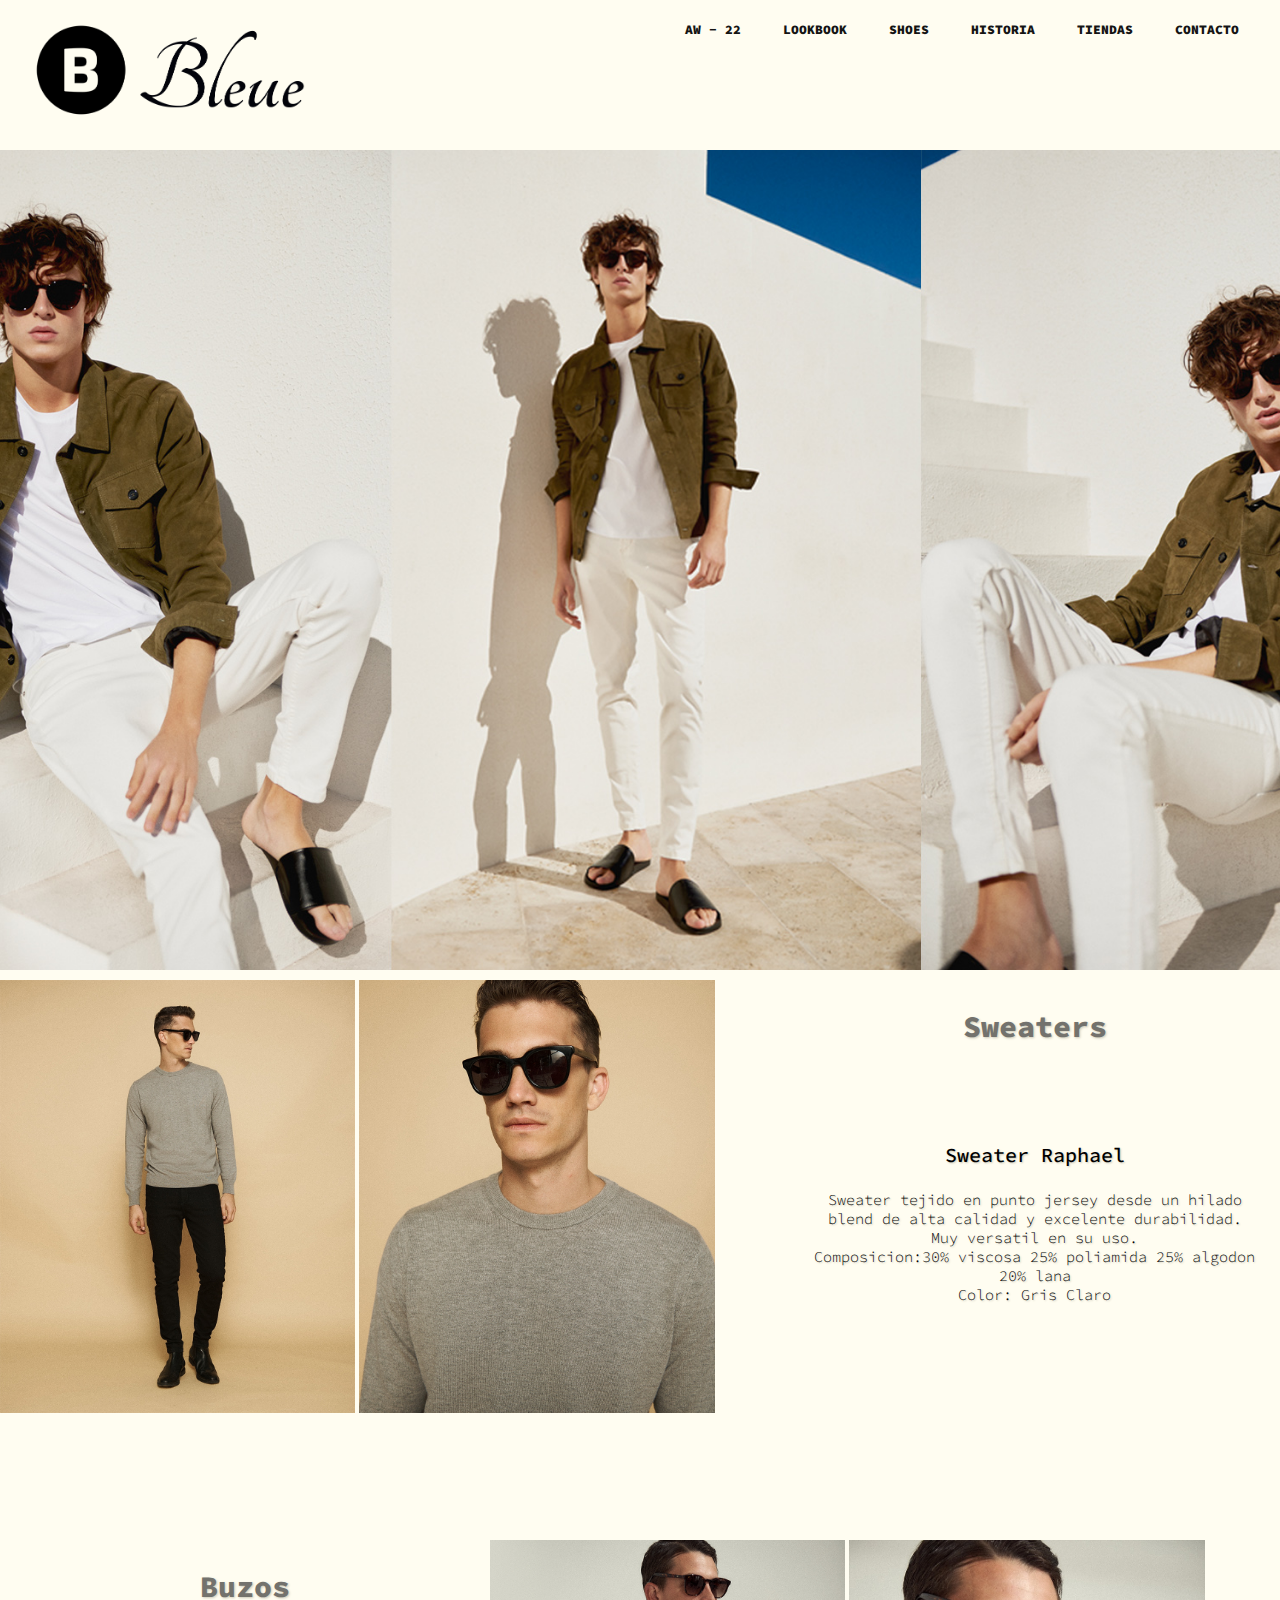
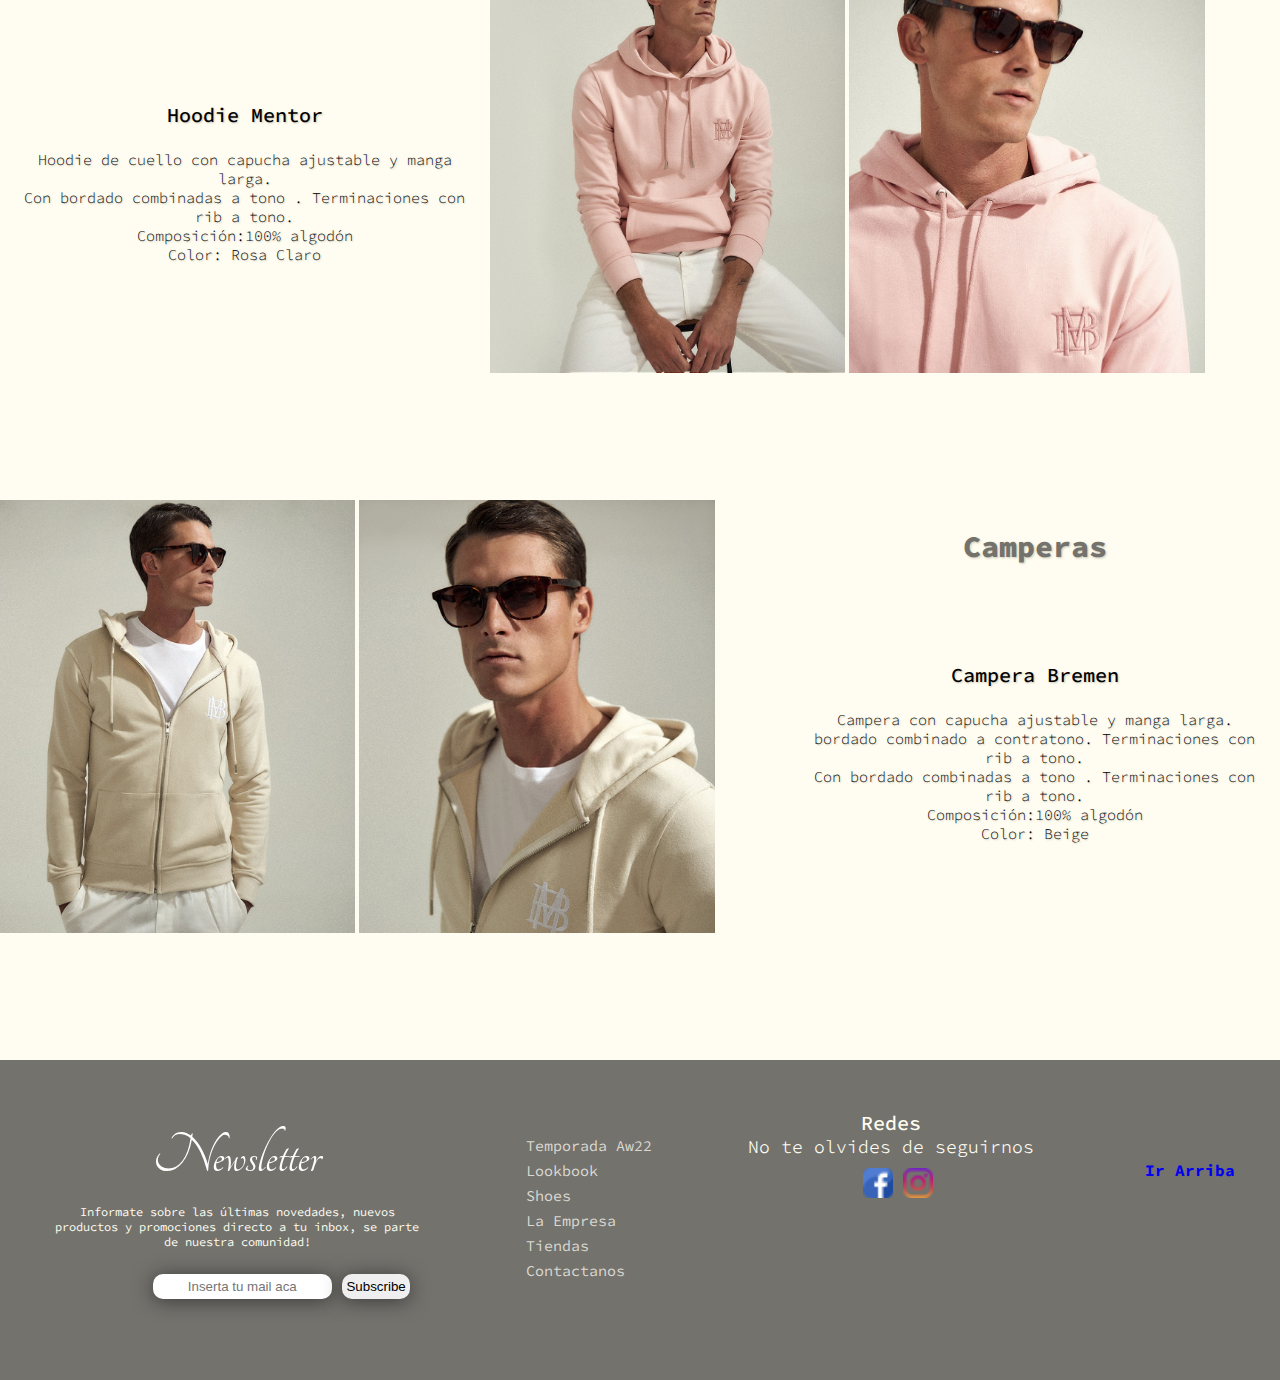
<file: index.html>
<!DOCTYPE html>
<html lang="es">
<head>
    <meta charset="UTF-8">
    <meta http-equiv="X-UA-Compatible" content="IE=edge">
    <meta name="Bleue clothes" content="width=device-width, initial-scale=1.0">
    <link rel="icon" href="./Assets/favicon.ico">
    <link rel="stylesheet" href="./Assets/css/stylesheet.css">
    <link href="https://cdnjs.cloudflare.com/ajax/libs/font-awesome/5.13.0/css/all.min.css" rel="stylesheet">
    <title>Bleue</title>
</head>


<body>
    <main class="grid-container">
        <div class="encabezado">
            <nav id="Arriba">
                <input type="checkbox" id="check">
                <label for="check" class="checkbtn">
                    <i class="fa fa-bars"></i>
                </label>
                <a href="#" class="enlace">
                    <img src="./Assets/logo.png" alt="" class="logo">
                </a>
                <ul class="menu-horizontal">
                    <li><a class="active" href="#sweaters">AW - 22</a>
                        <ul class="menu-vertical">
                            <li><a href="#sweaters">Sweaters</a></li>
                            <li><a href="#buzos">Buzos</a></li>
                            <li><a href="#camperas">Camperas</a></li>
                        </ul>
                    </li>  
                    <li><a href="./pages/lookbook.html">Lookbook</a></li>
                    <li><a href="./pages/shoes.html">Shoes</a></li>
                    <li><a href="./pages/historia.html">historia</a></li>
                    <li><a href="./pages/tiendas.html">Tiendas</a>
                        <ul class="menu-vertical">
                            <li><a href="#">Palermo</a></li>
                            <li><a href="#">Unicenter</a></li>
                        </ul></li>
                    <li><a href="./pages/contacto.html">Contacto</a></li>
                </ul>
            </nav>
        </div>
        <div class="banner">
        </div>
        <div class="aside1">
            <section class="infoproducto">
                <div class="cat-prod">
                    <h4 id="sweaters">Sweaters</h4>
                </div>
                <div class="name-prod">
                    <h5>Sweater Raphael</h5>
                </div>
                <div class="descripcion">
                    <p>Sweater tejido en punto jersey desde un hilado blend de alta calidad y excelente durabilidad. Muy versatil en su uso.</p>
                    <p>Composicion:30% viscosa 25% poliamida 25% algodon 20% lana</p>
                    <p>Color: Gris Claro</p>
                </div>
            </section>
        </div>
        <div class="block1" >
            <section class="fotoproducto">
                <div>
                    <img src="./Assets/i2241rap12-02.jpg" width="45%" alt="">
                    <img src="./Assets/i2241rap12.jpg" width="45%" alt="">
                </div>
            </section>
        </section>
        </div>
        <div class="block2" >
            <section class="fotoproducto">
                <div>
                    <img src="./Assets/v2243men43.jpg" width="45%" alt="">
                    <img src="./Assets/v2243ment43-1.jpg" width="45%" alt="">
                </div>
            </section>
        </div>
        <div class="aside2">
            <section class="infoproducto">
                <div class="cat-prod">
                    <h4 id="buzos">Buzos</h4> 
                </div>
                <div class="name-prod">
                    <h5>Hoodie Mentor</h5>
                </div>
                <div class="descripcion">
                    <p>Hoodie de cuello con capucha ajustable y manga larga.</p>
                    <p>Con bordado combinadas a tono . Terminaciones con rib a tono.</p>
                    <p>Composición:100% algodón</p>
                    <p>Color: Rosa Claro</p>
                </div>
            </section>
        </div>
        <div class="aside3">
            <section class="infoproducto">
                <div class="cat-prod">
                    <h4 id="camperas" >Camperas</h4>
                </div>
                <div class="name-prod">
                    <h5>Campera Bremen</h5>
                </div>
                <div class="descripcion">
                    <p>Campera con capucha ajustable y manga larga. bordado combinado a contratono. Terminaciones con rib a tono.</p>
                    <p>Con bordado combinadas a tono . Terminaciones con rib a tono.</p>
                    <p>Composición:100% algodón</p>
                    <p>Color: Beige</p>
                </div>
            </section>
        </div>
        <div class="block3" >
            <section class="fotoproducto">
                <div>
                    <img src="./Assets/43bre01.jpg" width="45%" alt="">
                    <img src="./Assets/43bre02.jpg" width="45%" alt="">
                </div>
            </section>
        </section>
        </div>
        <div class="pie-pagina">
            <footer id="Footer">  
                <section class="newsletter">
                    <div>
                        <H4>Newsletter</H4>
                        <H5>Informate sobre las últimas novedades, nuevos productos y promociones directo a tu inbox, se parte de nuestra comunidad!</H5>
                    </div>
                    <div>
                        <form class="email">
                            <input type="email" name="mail" placeholder="Inserta tu mail aca" id="">
                            <input type="submit" value=" Subscribe ">
                        </form>
                    </div>
                </section>
                <section class="categoriasfooter">
                        <div>
                                <li><a href="#sweaters">Temporada Aw22</a></li>
                                <li><a href="./pages/lookbook.html">Lookbook</a></li>
                                <li><a href="./pages/shoes.html">Shoes</a></li>
                                <li><a href="./pages/historia.html">La Empresa</a></li>
                                <li><a href="./pages/tiendas.html">Tiendas</a></li>
                                <li><a href="./pages/contacto.html">Contactanos</a></li>
                        </div>
                </section>
                <section class="redes">
                    <div>
                        <h2>Redes</h2>  
                        <H3>No te olvides de seguirnos</H3>
                    </div>
                    <section class="iconosredes">
                        <a title="Face" href="https://es-la.facebook.com/"><img src="./Assets/icono-facebook.png" alt="Facebook" /></a> 
                        <a title="Insta" href="https://www.instagram.com/"><img src="./Assets/icono-instagram.png" alt="Instagram" /></a>
                    </section>
                </section>
                <section class="ir-arriba">
                    <a href="#Arriba">Ir Arriba</a>
                </section>
            </footer>
        </div> 
    </main>
     




    




</body>
</html>
</file>
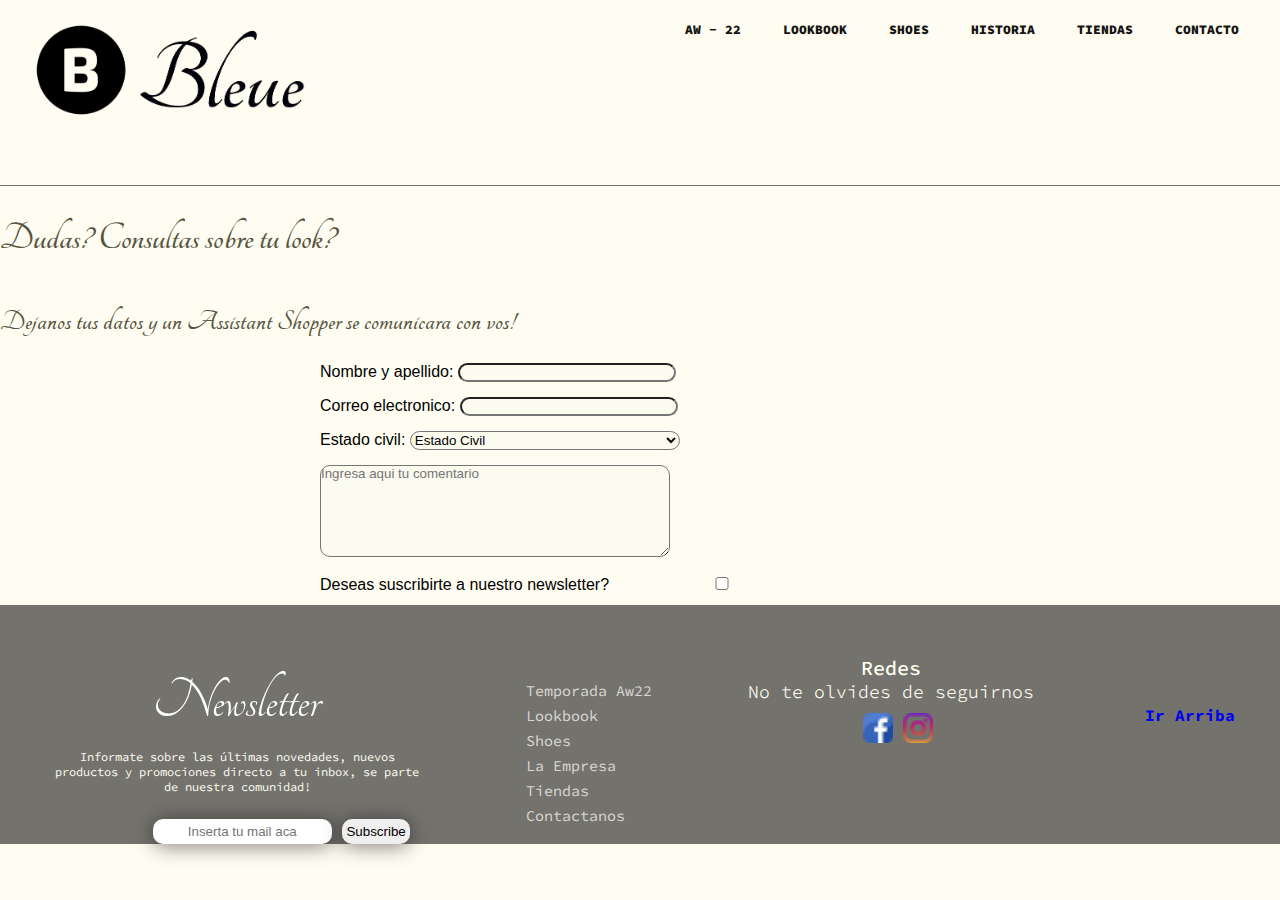
<file: pages/contacto.html>
<!DOCTYPE html>
<html lang="es">
<head>
    <meta charset="UTF-8">
    <meta http-equiv="X-UA-Compatible" content="IE=edge">
    <meta name="Bleue clothes" content="width=device-width, initial-scale=1.0">
    <link rel="icon" href="./Assets/favicon.ico">
    <link rel="stylesheet" href="../Assets/css/stylesheet.css">
    <link href="https://cdnjs.cloudflare.com/ajax/libs/font-awesome/5.13.0/css/all.min.css" rel="stylesheet">
    <title>Bleue</title>
</head>
<body>
        <div class="encabezado">
            <nav id="Arriba">
                <input type="checkbox" id="check">
                <label for="check" class="checkbtn">
                    <i class="fa fa-bars"></i>
              </label>
                <a href="#" class="enlace">
                    <img src="../Assets/logo.png" alt="" class="logo">
                </a>
                <ul class="menu-horizontal">
                    <li><a class="active" href="/index.html">AW - 22</a>
                        <ul class="menu-vertical">
                            <li><a href="#sweaters">Sweaters</a></li>
                            <li><a href="#buzos">Buzos</a></li>
                            <li><a href="#camperas">Camperas</a></li>
                        </ul>
                    </li>
                    <li><a href="../pages/lookbook.html">Lookbook</a></li>
                    <li><a href="../pages/shoes.html">Shoes</a></li>
                   <li><a href="../pages/historia.html">historia</a></li>
                    <li><a href="../pages/tiendas.html">Tiendas</a>
                        <ul class="menu-vertical">
                            <li><a href="#">Palermo</a></li>
                            <li><a href="#">Unicenter</a></li>
                        </ul></li>
                 <li><a href="../pages/contacto.html">Contacto</a></li>
             </ul>
         </nav>
        </div>
    <main>
        <section>
            <div class="titulo-newsletter">
                <h2>Dudas? Consultas sobre tu look?</h2>
                <h3>Dejanos tus datos y un Assistant Shopper se comunicara con vos!</h3>
            </div>
            <section class="form-newsletter">
                <div class="datos-newsletter">
                    <label for="nombre">Nombre y apellido: </label>
                    <input type = text name = "nombre">
                </div>
                <div class="datos-newsletter">
                    <label for="correo">Correo electronico:</label>
                    <input type="email" name="correo">
                </div>
                <div class="datos-newsletter">
                    <label for="estado civil">Estado civil:</label>
                    <select name="estado civil" id="Estado civil">
                        <option selected value="0"> Estado Civil </option>
                        <option value="soltero">Soltero</option>
                        <option value="casado">Casado</option>
                        <option value="viudo">Viudo</option>
                    </select>
                </div>
                <div class="datos-newsletter">
                    <textarea name="opinion" placeholder="Ingresa aqui tu comentario" id="" cols="50" rows="6"></textarea>
                </div>
                <div class="datos-newsletter">
                    <label for="newsletter">Deseas suscribirte a nuestro newsletter?</label>
                    <input type="checkbox" name="newsletter" id="">
                </div>
            </section>
        </section>
    </main>
  
    <div class="pie-pagina">
        <footer id="Footer">  
             <section class="newsletter">
               <div>
                   <H4>Newsletter</H4>
                   <H5>Informate sobre las últimas novedades, nuevos productos y promociones directo a tu inbox, se parte de nuestra comunidad!</H5>
               </div>
               <div>
                   <form class="email">
                       <input type="email" name="mail" placeholder="Inserta tu mail aca" id="">
                       <input type="submit" value=" Subscribe ">
                   </form>
               </div>
           </section>
           <section class="categoriasfooter">
                   <div>
                           <li><a href="/index.html">Temporada Aw22</a></li>
                           <li><a href="../pages/lookbook.html">Lookbook</a></li>
                           <li><a href="../pages/shoes.html">Shoes</a></li>
                           <li><a href="../pages/historia.html">La Empresa</a></li>
                           <li><a href="../pages/tiendas.html">Tiendas</a></li>
                           <li><a href="../pages/contacto.html">Contactanos</a></li>
                   </div>
           </section>
           <section class="redes">
               <div>
                   <h2>Redes</h2>  
                   <H3>No te olvides de seguirnos</H3>
               </div>
               <section class="iconosredes">
                   <a title="Face" href="https://es-la.facebook.com/"><img src="../Assets/icono-facebook.png" alt="Facebook" /></a> 
                   <a title="Insta" href="https://www.instagram.com/"><img src="../Assets/icono-instagram.png" alt="Instagram" /></a>
               </section>
           </section>
           <section class="ir-arriba">
               <a href="#Arriba">Ir Arriba</a>
           </section>
       </footer>
   </div>
</main>
</body>
</html>
</file>
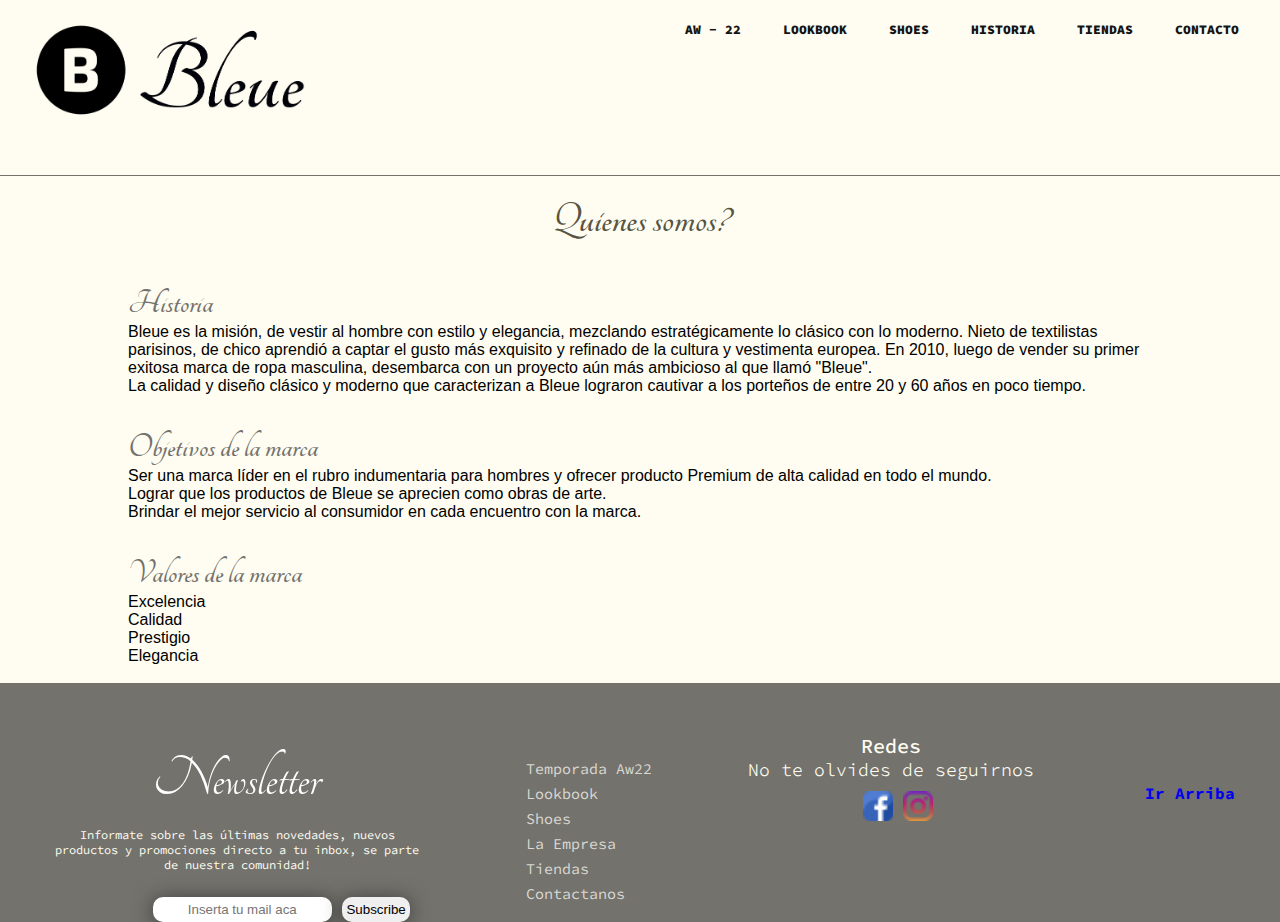
<file: pages/historia.html>
<!DOCTYPE html>
<html lang="es">
<head>
    <meta charset="UTF-8">
    <meta http-equiv="X-UA-Compatible" content="IE=edge">
    <meta name="Bleue clothes" content="width=device-width, initial-scale=1.0">
    <link rel="icon" href="./Assets/favicon.ico">
    <link rel="stylesheet" href="../Assets/css/stylesheet.css">
    <link href="https://cdnjs.cloudflare.com/ajax/libs/font-awesome/5.13.0/css/all.min.css" rel="stylesheet">
    <title>Bleue</title>
</head>
<body>
        <div class="encabezado">
            <nav id="Arriba">
                <input type="checkbox" id="check">
                <label for="check" class="checkbtn">
                    <i class="fa fa-bars"></i>
              </label>
                <a href="#" class="enlace">
                    <img src="../Assets/logo.png" alt="" class="logo">
                </a>
                <ul class="menu-horizontal">
                    <li><a class="active" href="/index.html">AW - 22</a>
                        <ul class="menu-vertical">
                            <li><a href="#sweaters">Sweaters</a></li>
                            <li><a href="#buzos">Buzos</a></li>
                            <li><a href="#camperas">Camperas</a></li>
                        </ul>
                    </li>
                    <li><a href="../pages/lookbook.html">Lookbook</a></li>
                    <li><a href="../pages/shoes.html">Shoes</a></li>
                   <li><a href="../pages/historia.html">historia</a></li>
                    <li><a href="../pages/tiendas.html">Tiendas</a>
                        <ul class="menu-vertical">
                            <li><a href="#">Palermo</a></li>
                            <li><a href="#">Unicenter</a></li>
                        </ul></li>
                 <li><a href="../pages/contacto.html">Contacto</a></li>
             </ul>
         </nav>
        </div>
    
    <main>
        <section>
            <div>
                <h2 class="empresa-titulo">Quienes somos?</h2>
            </div>
            <article class="empresa-descripcion">
                <h2> Historia</h2>
                <p>Bleue es la misión, de vestir al hombre con estilo y elegancia, mezclando estratégicamente lo clásico con lo moderno. Nieto de textilistas parisinos, de chico aprendió a captar el gusto más exquisito y refinado de la cultura y vestimenta europea. En 2010, luego de vender su primer exitosa marca de ropa masculina, desembarca con un proyecto aún más ambicioso al que llamó "Bleue".</p>
                <p>La calidad y diseño clásico y moderno que caracterizan a Bleue lograron cautivar a los porteños de entre 20 y 60 años en poco tiempo. </p>
                <br>
                <h4>Objetivos de la marca</h4>
                <p>Ser una marca líder en el rubro indumentaria para hombres y ofrecer producto Premium de alta calidad en todo el mundo.</p>
                <p>Lograr que los productos de Bleue se aprecien como obras de arte.</p>
                <p>Brindar el mejor servicio al consumidor en cada encuentro con la marca. </p>
                <br>
                <h4>Valores de la marca</h4>
                <p>Excelencia</p>
                <p>Calidad</p>
                <p>Prestigio</p>
                <p>Elegancia</p>
                <br>
            </article>
        </section>
    </main>
    
    <div class="pie-pagina">
        <footer id="Footer">  
             <section class="newsletter">
               <div>
                   <H4>Newsletter</H4>
                   <H5>Informate sobre las últimas novedades, nuevos productos y promociones directo a tu inbox, se parte de nuestra comunidad!</H5>
               </div>
               <div>
                   <form class="email">
                       <input type="email" name="mail" placeholder="Inserta tu mail aca" id="">
                       <input type="submit" value=" Subscribe ">
                   </form>
               </div>
           </section>
           <section class="categoriasfooter">
                   <div>
                           <li><a href="/index.html">Temporada Aw22</a></li>
                           <li><a href="../pages/lookbook.html">Lookbook</a></li>
                           <li><a href="../pages/shoes.html">Shoes</a></li>
                           <li><a href="../pages/historia.html">La Empresa</a></li>
                           <li><a href="../pages/tiendas.html">Tiendas</a></li>
                           <li><a href="../pages/contacto.html">Contactanos</a></li>
                   </div>
           </section>
           <section class="redes">
               <div>
                   <h2>Redes</h2>  
                   <H3>No te olvides de seguirnos</H3>
               </div>
               <section class="iconosredes">
                   <a title="Face" href="https://es-la.facebook.com/"><img src="../Assets/icono-facebook.png" alt="Facebook" /></a> 
                   <a title="Insta" href="https://www.instagram.com/"><img src="../Assets/icono-instagram.png" alt="Instagram" /></a>
               </section>
           </section>
           <section class="ir-arriba">
               <a href="#Arriba">Ir Arriba</a>
           </section>
       </footer>
   </div>
</main>
</body>
</html>
</file>
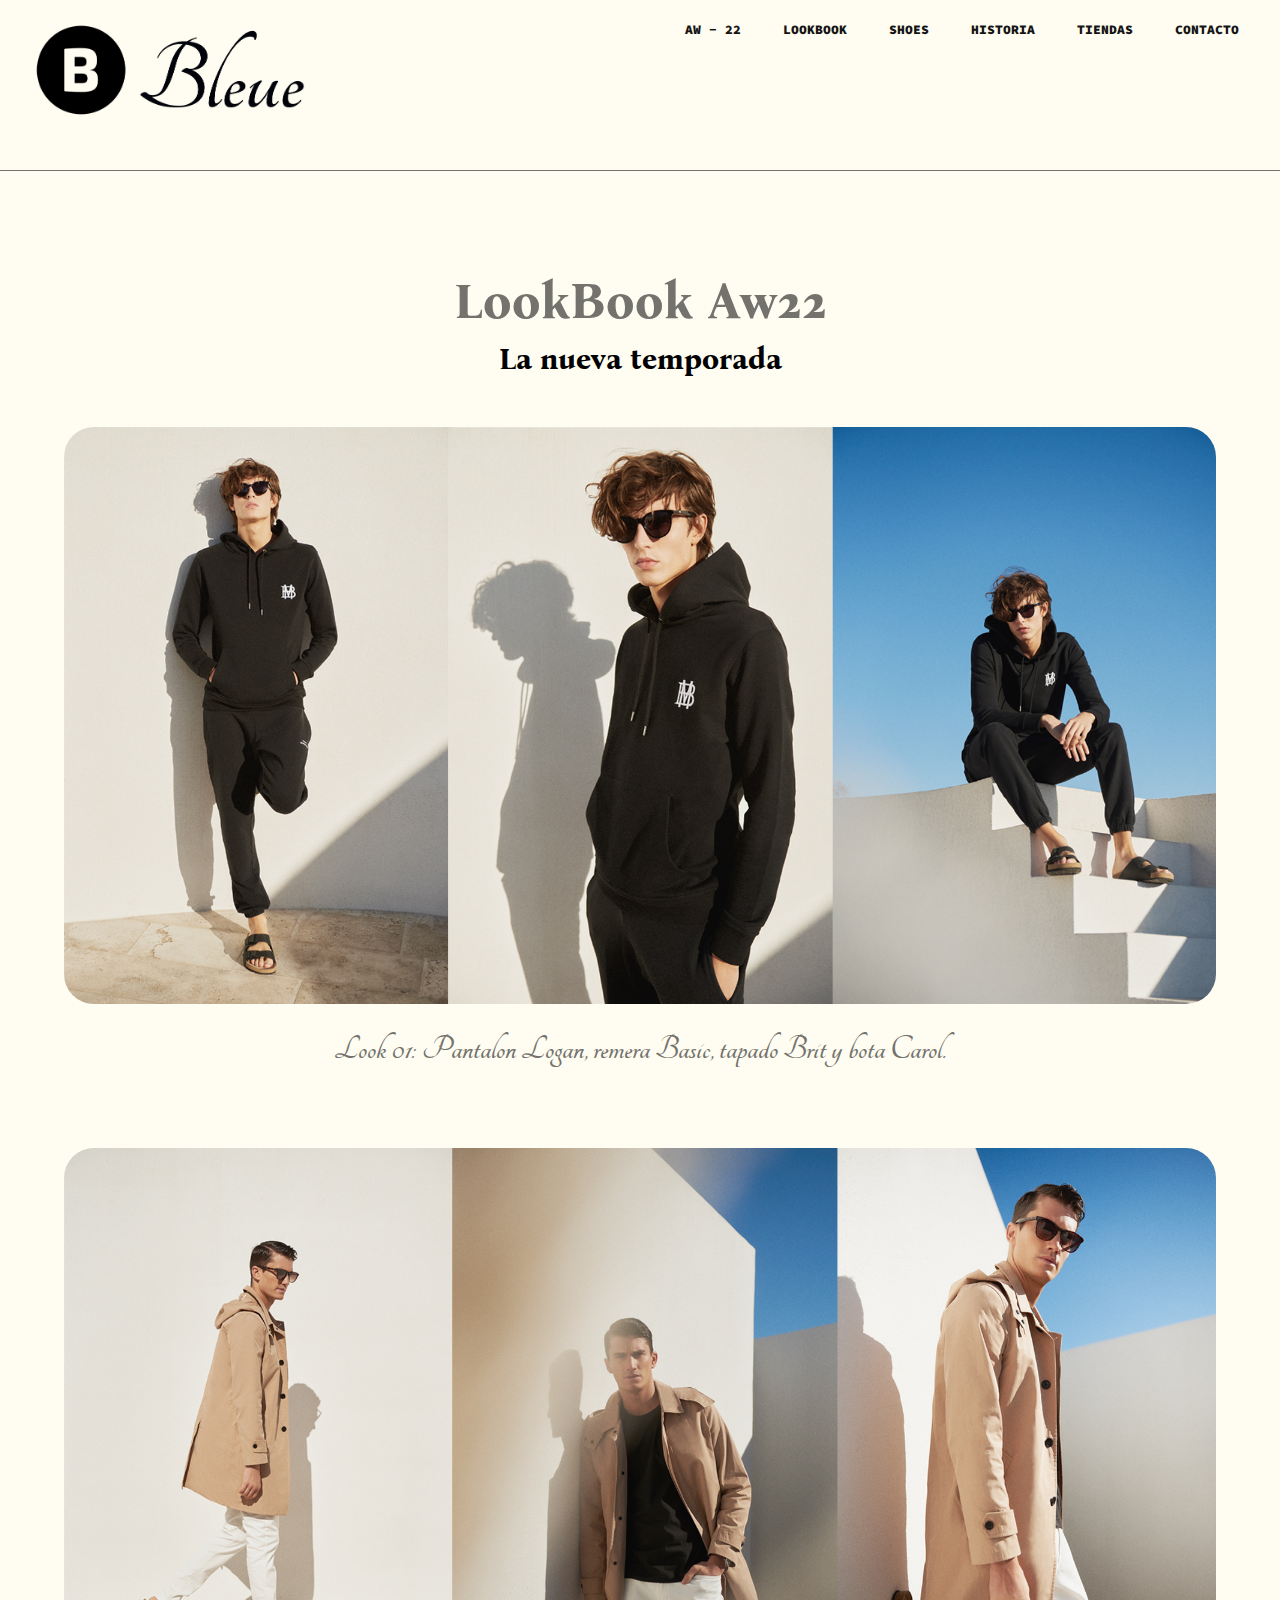
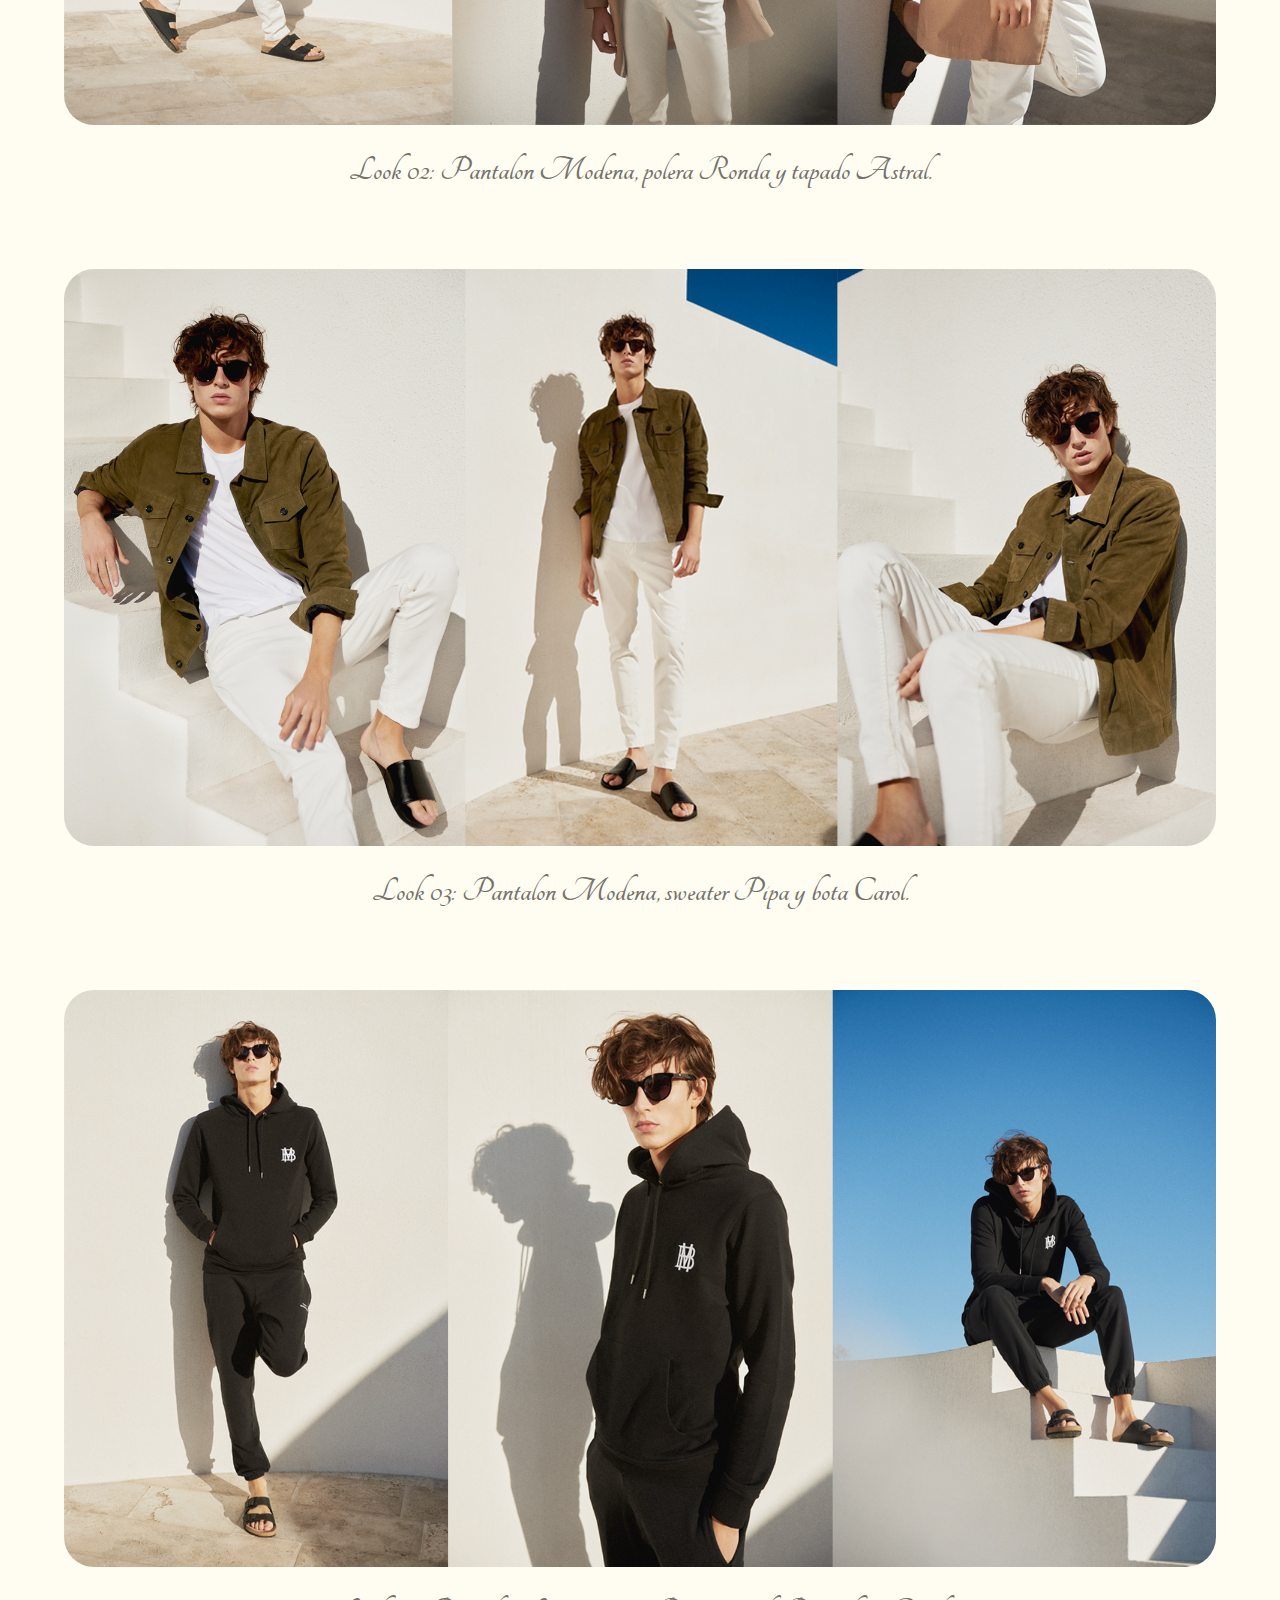
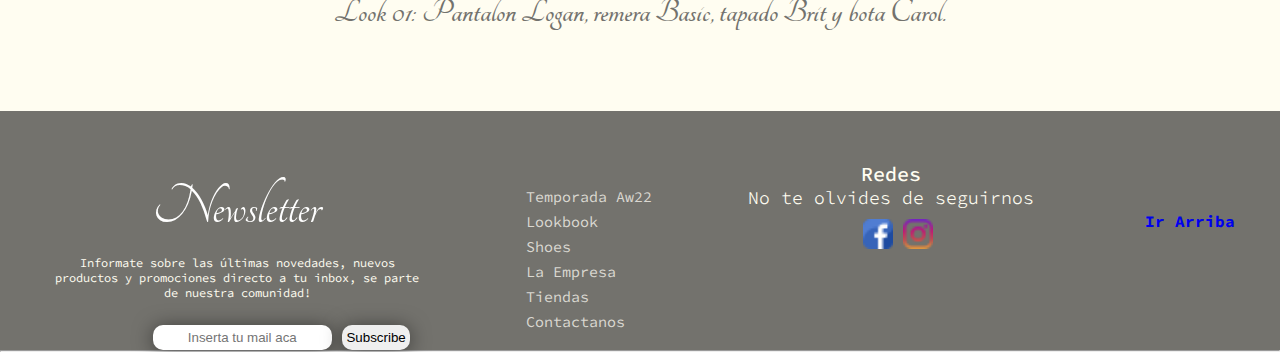
<file: pages/lookbook.html>
<!DOCTYPE html>
<html lang="es">
<head>
    <meta charset="UTF-8">
    <meta http-equiv="X-UA-Compatible" content="IE=edge">
    <meta name="Bleue clothes" content="width=device-width, initial-scale=1.0">
    <link rel="icon" href="../Assets/favicon.ico">
    <link rel="stylesheet" href="../Assets/css/stylesheet.css">
    <link href="https://cdnjs.cloudflare.com/ajax/libs/font-awesome/5.13.0/css/all.min.css" rel="stylesheet">
    <title>Bleue</title>
</head>

<body>
    <main class="grid-container-lookbook">
        <div class="encabezado">
            <nav id="Arriba">
                <input type="checkbox" id="check">
                <label for="check" class="checkbtn">
                    <i class="fa fa-bars"></i>
              </label>
                <a href="#" class="enlace">
                    <img src="../Assets/logo.png" alt="" class="logo">
                </a>
                <ul class="menu-horizontal">
                    <li><a class="active" href="/index.html">AW - 22</a>
                        <ul class="menu-vertical">
                            <li><a href="#sweaters">Sweaters</a></li>
                            <li><a href="#buzos">Buzos</a></li>
                            <li><a href="#camperas">Camperas</a></li>
                        </ul>
                    </li>
                    <li><a href="../pages/lookbook.html">Lookbook</a></li>
                    <li><a href="../pages/shoes.html">Shoes</a></li>
                   <li><a href="../pages/historia.html">historia</a></li>
                    <li><a href="../pages/tiendas.html">Tiendas</a>
                        <ul class="menu-vertical">
                            <li><a href="#">Palermo</a></li>
                            <li><a href="#">Unicenter</a></li>
                        </ul></li>
                 <li><a href="../pages/contacto.html">Contacto</a></li>
             </ul>
            </nav>
        </div>
        <section class="page-sec-titulo">
            <h2>LookBook Aw22</h2>
            <h3>La nueva temporada</h3>
        </section>

         <div class="looks look-1">
            <img src="../Assets/LOOK 1.jpg" width = "90%"  alt="">
            <h4>Look 01: Pantalon Logan, remera Basic, tapado Brit y bota Carol.</h4>
         </div>
    
         <div class="looks look-2">
            <img src="../Assets/LOOK 2.jpg " width = "90%" alt="">
            <h4>Look 02: Pantalon Modena, polera Ronda y tapado Astral.</h4>
         </div>
    
         <div class="looks look-3">
            <img src="../Assets/LOOK 3.jpg" width = "90%" alt="" >
            <h4>Look 03: Pantalon Modena, sweater Pipa y bota Carol.</h4>
         </div>
    
         <div class="looks look-4">
            <img src="../Assets/LOOK 1.jpg" width = "90%"  alt="">
            <h4>Look 01: Pantalon Logan, remera Basic, tapado Brit y bota Carol.</h4>
         </div>
         <hr>

         <div class="pie-pagina">
            <footer id="Footer">  
                <section class="newsletter">
                    <div>
                        <H4>Newsletter</H4>
                        <H5>Informate sobre las últimas novedades, nuevos productos y promociones directo a tu inbox, se parte de nuestra comunidad!</H5>
                    </div>
                    <div>
                        <form class="email">
                            <input type="email" name="mail" placeholder="Inserta tu mail aca" id="">
                            <input type="submit" value=" Subscribe ">
                        </form>
                    </div>
                </section>
                <section class="categoriasfooter">
                        <div>
                                <li><a href="/index.html">Temporada Aw22</a></li>
                                <li><a href="./pages/lookbook.html">Lookbook</a></li>
                                <li><a href="./pages/shoes.html">Shoes</a></li>
                                <li><a href="./pages/historia.html">La Empresa</a></li>
                                <li><a href="./pages/tiendas.html">Tiendas</a></li>
                                <li><a href="./pages/contacto.html">Contactanos</a></li>
                        </div>
                </section>
                <section class="redes">
                    <div>
                        <h2>Redes</h2>  
                        <H3>No te olvides de seguirnos</H3>
                    </div>
                    <section class="iconosredes">
                        <a title="Face" href="https://es-la.facebook.com/"><img src="../Assets/icono-facebook.png" alt="Facebook" /></a> 
                        <a title="Insta" href="https://www.instagram.com/"><img src="../Assets/icono-instagram.png" alt="Instagram" /></a>
                    </section>
                </section>
                <section class="ir-arriba">
                    <a href="#Arriba">Ir Arriba</a>
                </section>
            </footer>
        </div> 
    </main>
</body>
</html>
</file>
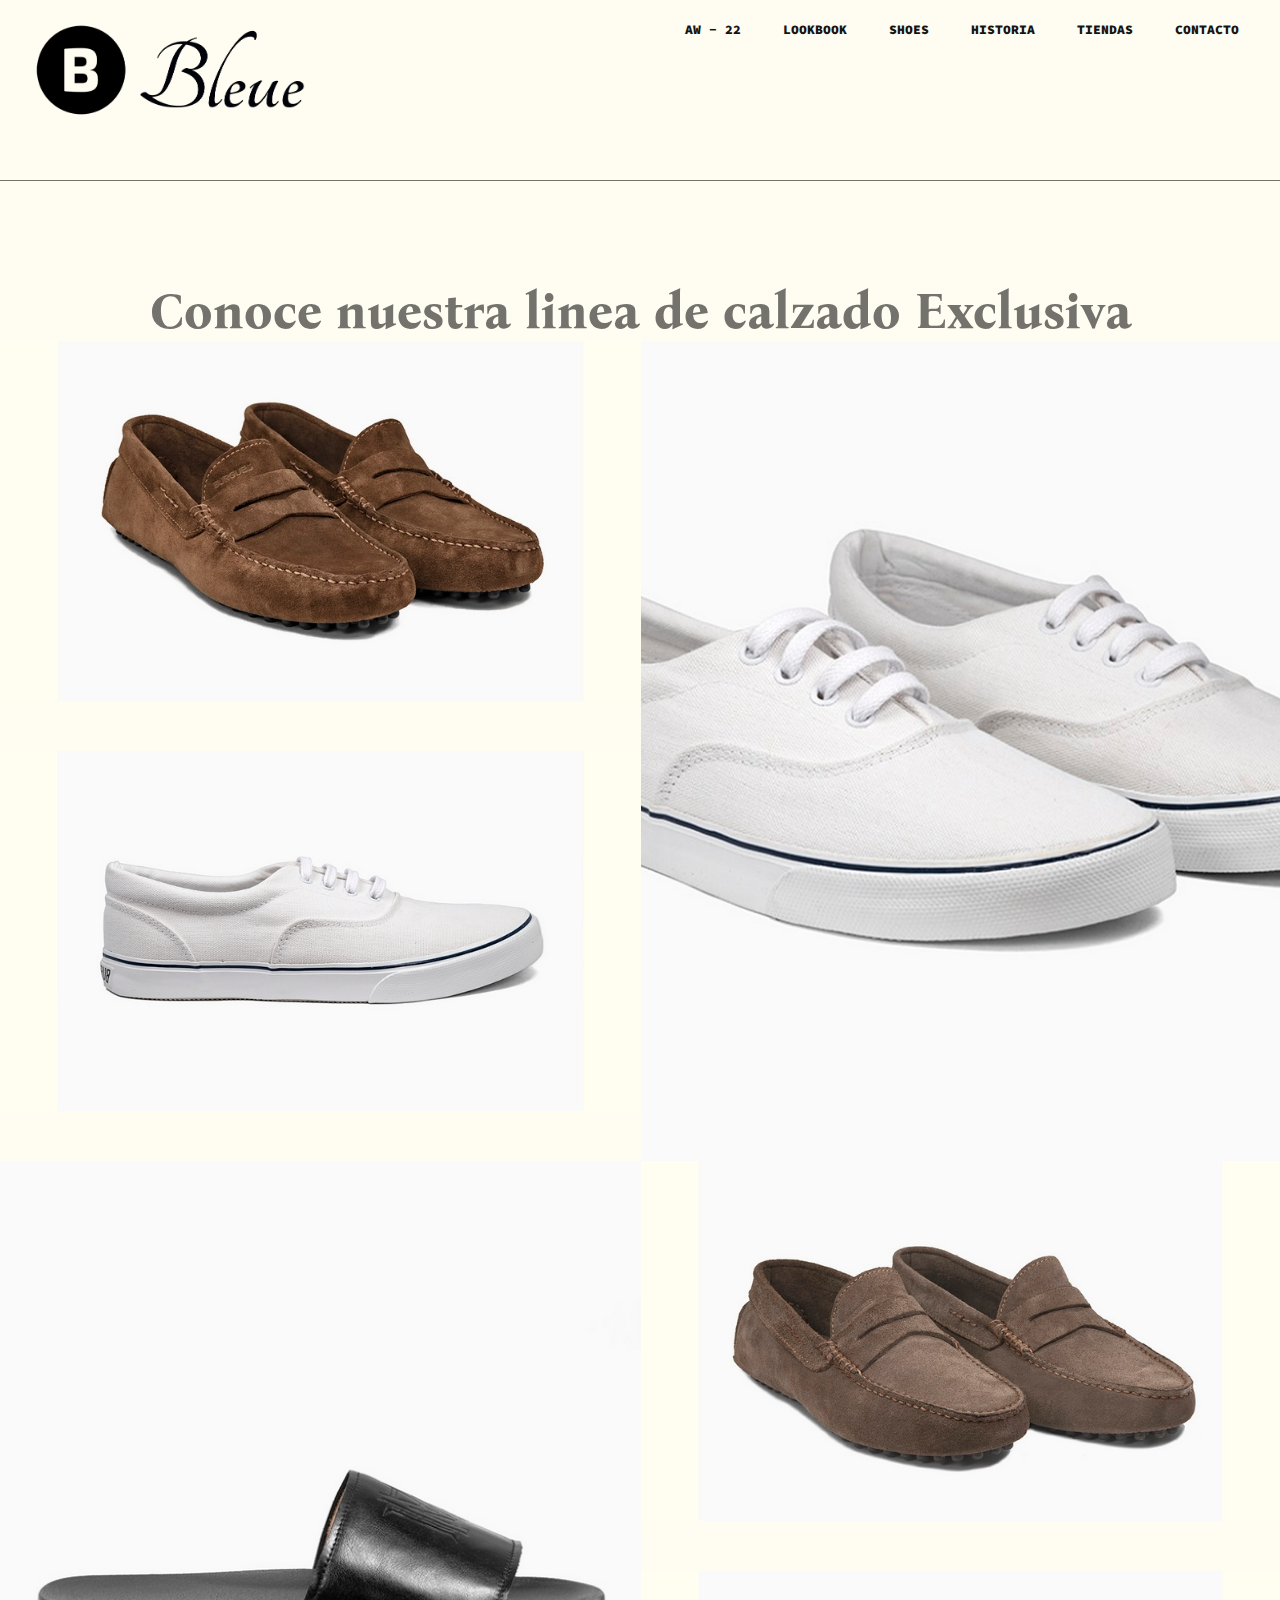
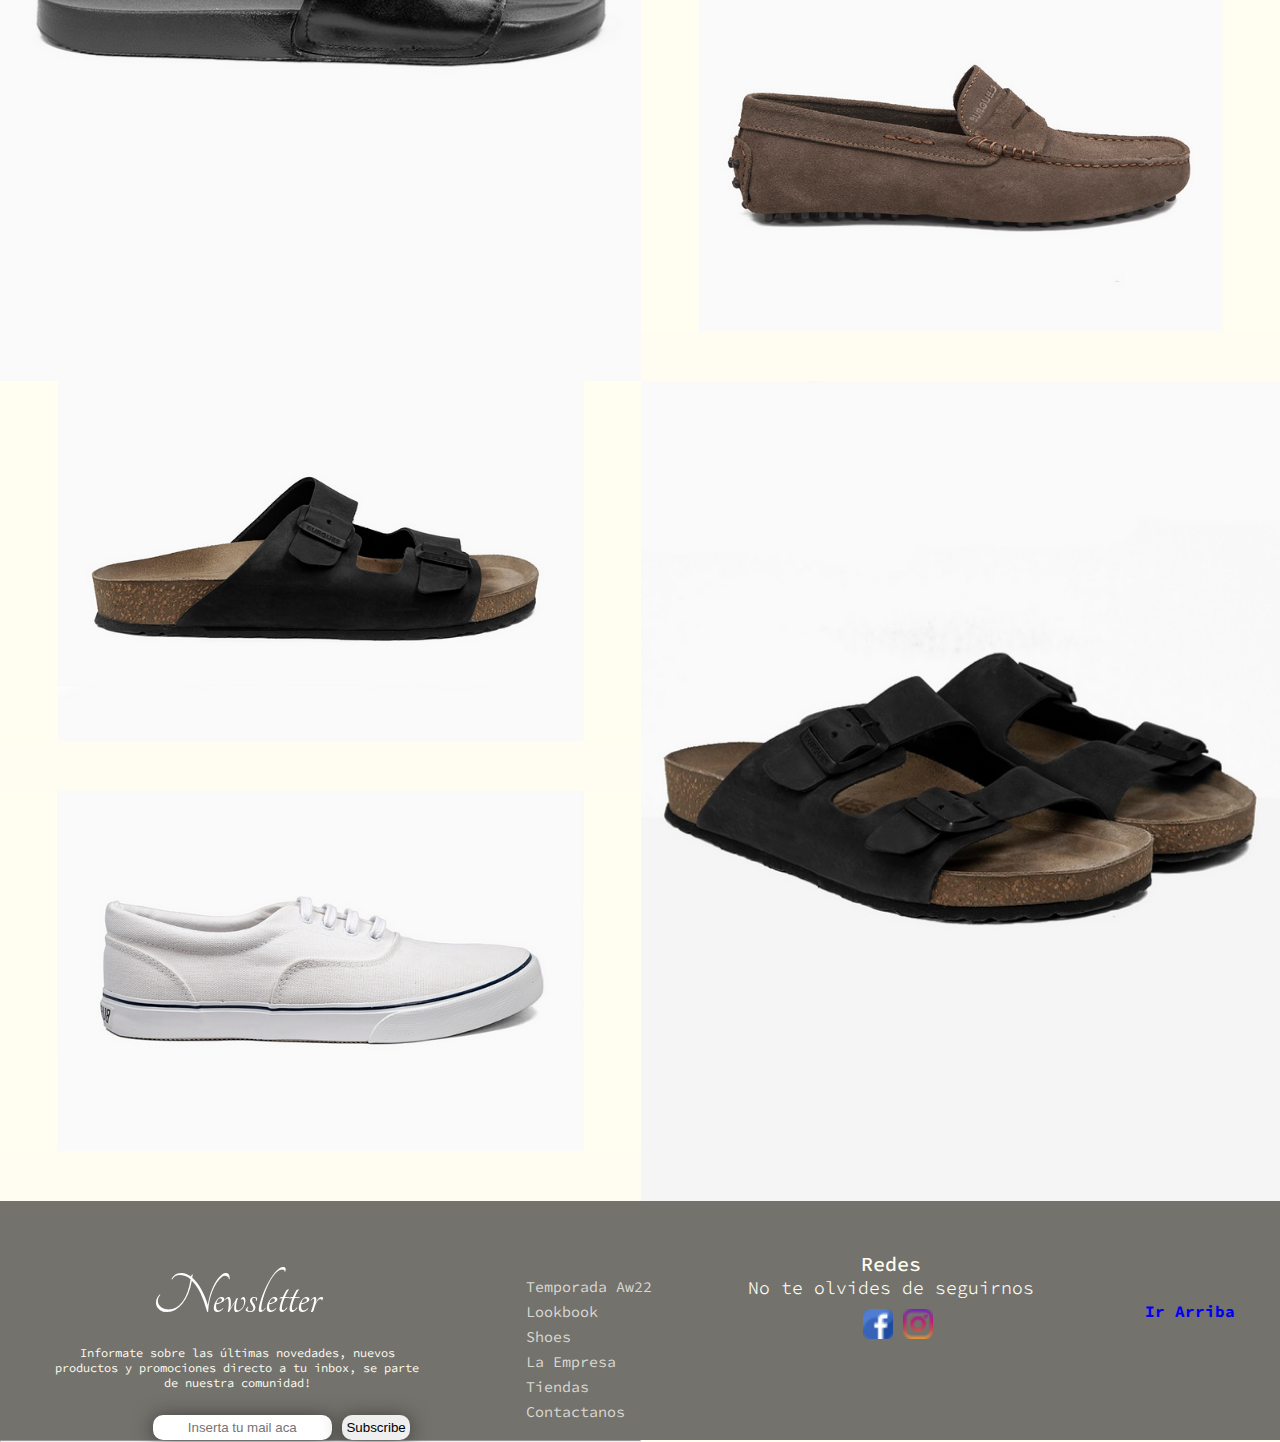
<file: pages/shoes.html>
<!DOCTYPE html>
<html lang="es">
<head>
    <meta charset="UTF-8">
    <meta http-equiv="X-UA-Compatible" content="IE=edge">
    <meta name="Bleue clothes" content="width=device-width, initial-scale=1.0">
    <link rel="icon" href="./Assets/favicon.ico">
    <link rel="stylesheet" href="../Assets/css/stylesheet.css">
    <link href="https://cdnjs.cloudflare.com/ajax/libs/font-awesome/5.13.0/css/all.min.css" rel="stylesheet">
    <title>Bleue</title>
</head>
<body>
    <main class=" grid-container-shoes ">
        <div class="encabezado">
            <nav id="Arriba">
                <input type="checkbox" id="check">
                <label for="check" class="checkbtn">
                    <i class="fa fa-bars"></i>
              </label>
                <a href="#" class="enlace">
                    <img src="../Assets/logo.png" alt="" class="logo">
                </a>
                <ul class="menu-horizontal">
                    <li><a class="active" href="/index.html">AW - 22</a>
                        <ul class="menu-vertical">
                            <li><a href="#sweaters">Sweaters</a></li>
                            <li><a href="#buzos">Buzos</a></li>
                            <li><a href="#camperas">Camperas</a></li>
                        </ul>
                    </li>
                    <li><a href="../pages/lookbook.html">Lookbook</a></li>
                    <li><a href="../pages/shoes.html">Shoes</a></li>
                   <li><a href="../pages/historia.html">historia</a></li>
                    <li><a href="../pages/tiendas.html">Tiendas</a>
                        <ul class="menu-vertical">
                            <li><a href="#">Palermo</a></li>
                            <li><a href="#">Unicenter</a></li>
                        </ul></li>
                 <li><a href="../pages/contacto.html">Contacto</a></li>
             </ul>
         </nav>
        </div>
        <div class="page-sec-titulo">
            <h2 id="titulo-shoes">Conoce nuestra linea de calzado Exclusiva</h2>
        </div>
        <div class="art-shoes art1">
        </div>
        <div class="art-shoes-side art2">
        </div>
        <div class="art-shoes art3">
        </div>
        <div class="art-shoes-side art4">
        </div>
        <div class="art-shoes art5">
        </div>
        <div class="art-shoes art6">
        </div>
        <div class="art-shoes-side art7">
        </div>
        <div class="art-shoes art8">
        </div>
        <div class="art-shoes art9">
        </div>    
    
        <hr>
        <div class="pie-pagina">
             <footer id="Footer">  
                  <section class="newsletter">
                    <div>
                        <H4>Newsletter</H4>
                        <H5>Informate sobre las últimas novedades, nuevos productos y promociones directo a tu inbox, se parte de nuestra comunidad!</H5>
                    </div>
                    <div>
                        <form class="email">
                            <input type="email" name="mail" placeholder="Inserta tu mail aca" id="">
                            <input type="submit" value=" Subscribe ">
                        </form>
                    </div>
                </section>
                <section class="categoriasfooter">
                        <div>
                                <li><a href="/index.html">Temporada Aw22</a></li>
                                <li><a href="../pages/lookbook.html">Lookbook</a></li>
                                <li><a href="../pages/shoes.html">Shoes</a></li>
                                <li><a href="../pages/historia.html">La Empresa</a></li>
                                <li><a href="../pages/tiendas.html">Tiendas</a></li>
                                <li><a href="../pages/contacto.html">Contactanos</a></li>
                        </div>
                </section>
                <section class="redes">
                    <div>
                        <h2>Redes</h2>  
                        <H3>No te olvides de seguirnos</H3>
                    </div>
                    <section class="iconosredes">
                        <a title="Face" href="https://es-la.facebook.com/"><img src="../Assets/icono-facebook.png" alt="Facebook" /></a> 
                        <a title="Insta" href="https://www.instagram.com/"><img src="../Assets/icono-instagram.png" alt="Instagram" /></a>
                    </section>
                </section>
                <section class="ir-arriba">
                    <a href="#Arriba">Ir Arriba</a>
                </section>
            </footer>
        </div>
    </main>
</body>
</html>
</file>
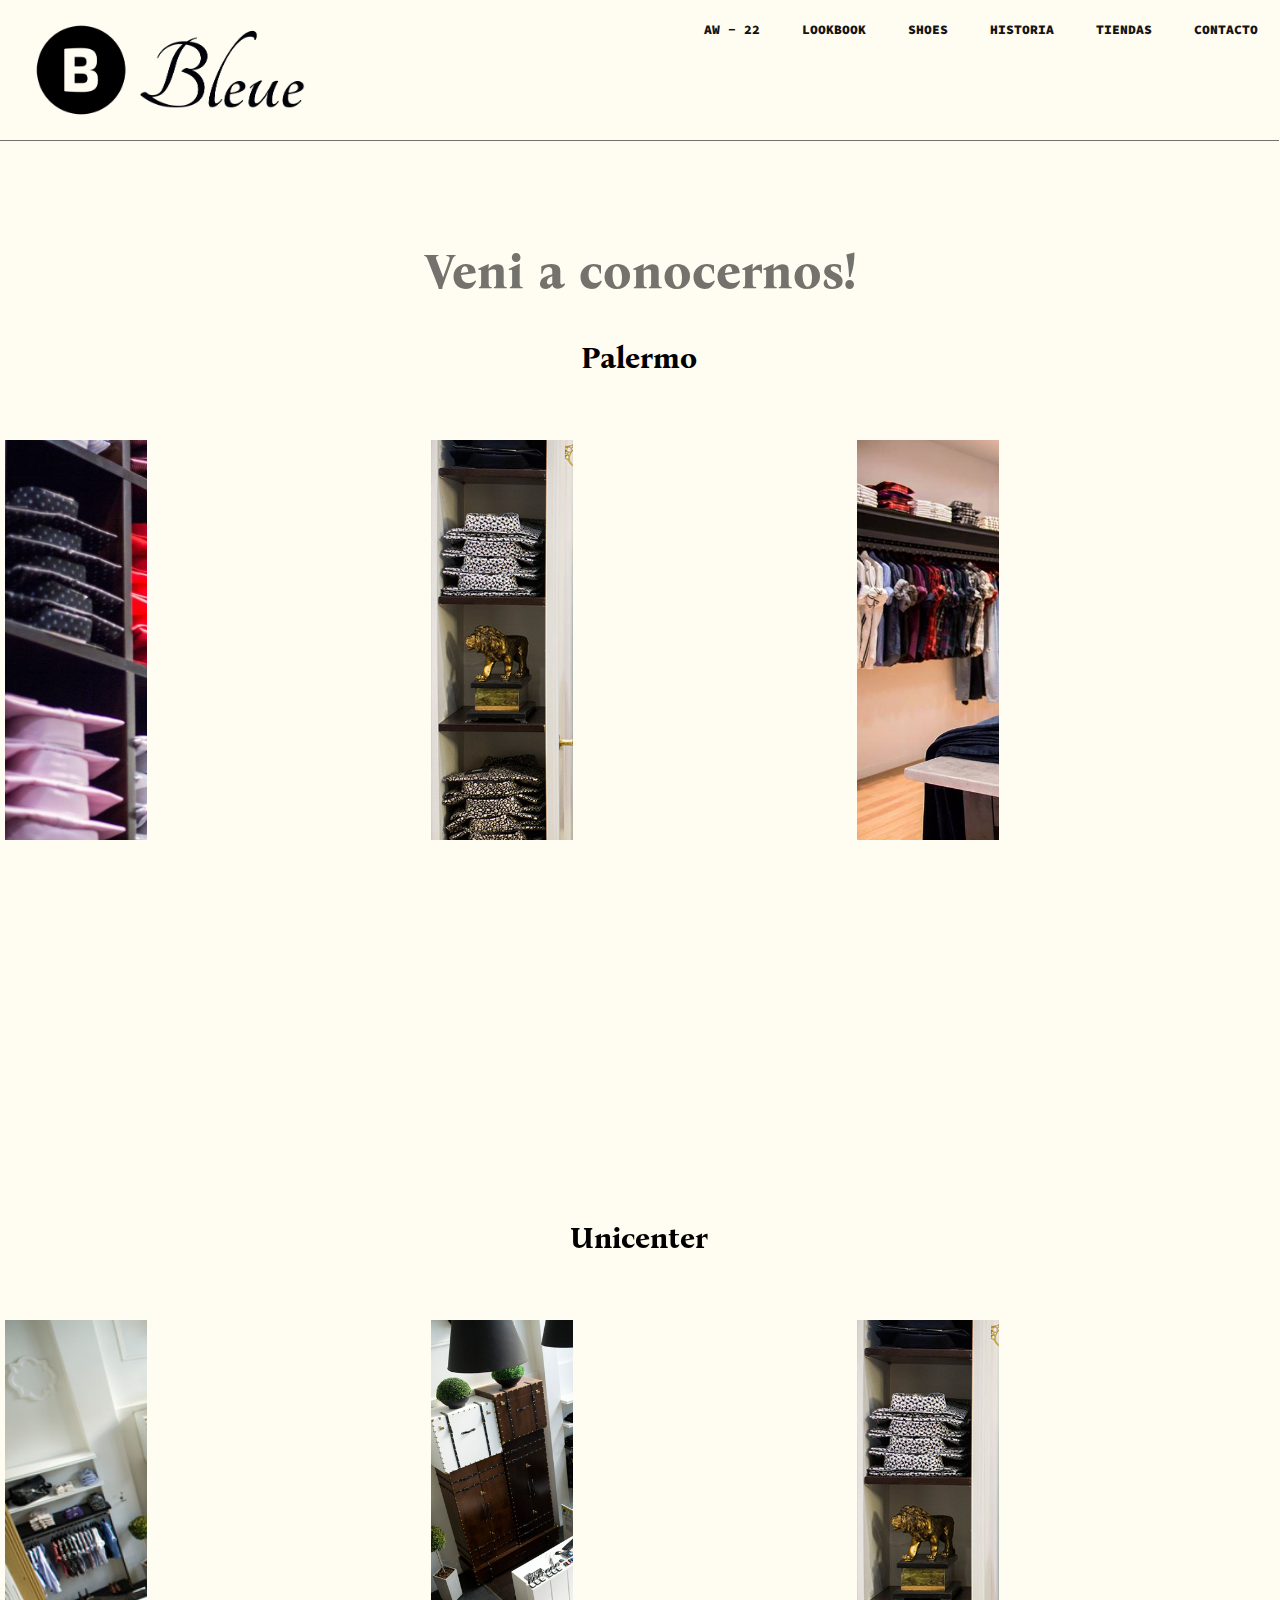
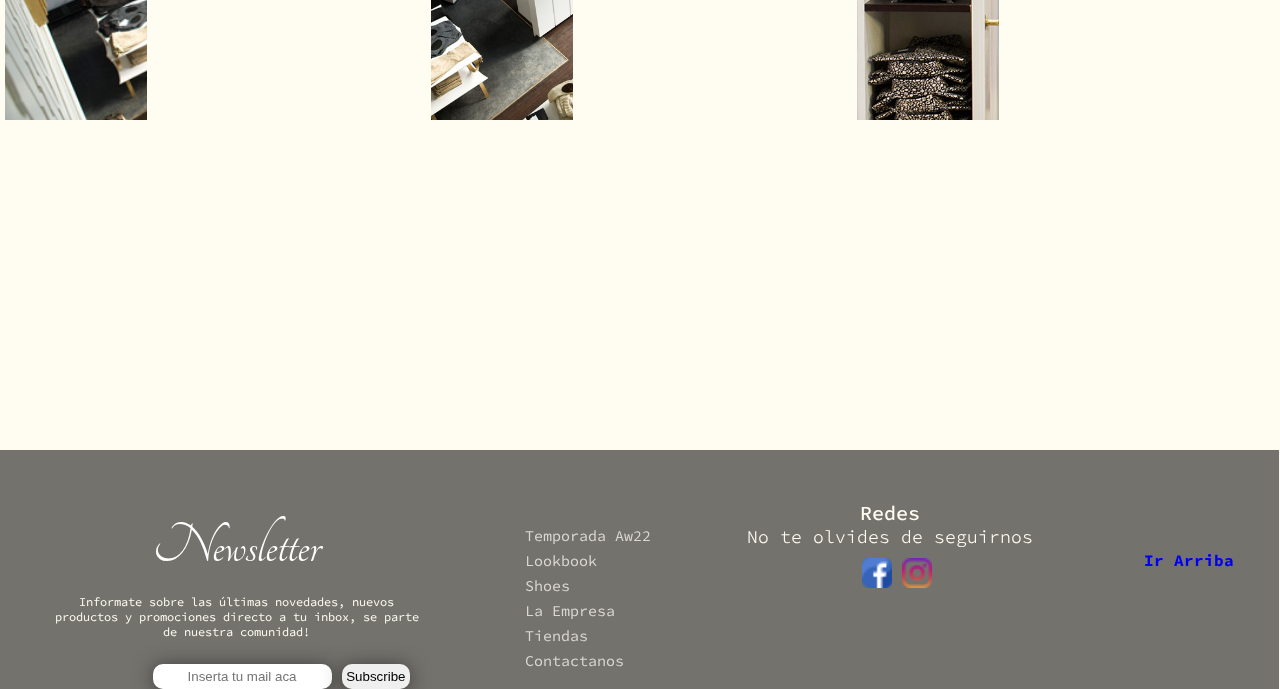
<file: pages/tiendas.html>
<!DOCTYPE html>
<html lang="es">
<head>
    <meta charset="UTF-8">
    <meta http-equiv="X-UA-Compatible" content="IE=edge">
    <meta name="Bleue clothes" content="width=device-width, initial-scale=1.0">
    <link rel="icon" href="../Assets/favicon.ico">
    <link rel="stylesheet" href="../Assets/css/stylesheet.css">
    <link href="https://cdnjs.cloudflare.com/ajax/libs/font-awesome/5.13.0/css/all.min.css" rel="stylesheet">
    <title>Bleue</title>
</head>

<body>
    <main class="grid-container-tiendas">
        <div class="encabezado-tiendas">
            <nav id="Arriba">
                <input type="checkbox" id="check">
                <label for="check" class="checkbtn">
                    <i class="fa fa-bars"></i>
              </label>
                <a href="#" class="enlace">
                    <img src="../Assets/logo.png" alt="" class="logo">
                </a>
                <ul class="menu-horizontal">
                    <li><a class="active" href="/index.html">AW - 22</a>
                        <ul class="menu-vertical">
                            <li><a href="#sweaters">Sweaters</a></li>
                            <li><a href="#buzos">Buzos</a></li>
                            <li><a href="#camperas">Camperas</a></li>
                        </ul>
                    </li>
                    <li><a href="../pages/lookbook.html">Lookbook</a></li>
                    <li><a href="../pages/shoes.html">Shoes</a></li>
                   <li><a href="../pages/historia.html">historia</a></li>
                    <li><a href="../pages/tiendas.html">Tiendas</a>
                        <ul class="menu-vertical">
                            <li><a href="#">Palermo</a></li>
                            <li><a href="#">Unicenter</a></li>
                        </ul></li>
                 <li><a href="../pages/contacto.html">Contacto</a></li>
             </ul>
            </nav>
        </div>

        <div class="page-sec-titulo">
            <h2 >Veni a conocernos!</h2>
        </div>

        <div  id="palermo">
            <h3>Palermo</h3>
        </div>

        <div class="tiendas uni1"></div>
        <div class="tiendas uni2"></div>
        <div class="tiendas uni3"></div>

        <div id="iframe-uni">
            <iframe src="https://www.google.com/maps/embed?pb=!1m18!1m12!1m3!1d3287.8157191087626!2d-58.52744484964622!3d-34.50755585982673!2m3!1f0!2f0!3f0!3m2!1i1024!2i768!4f13.1!3m3!1m2!1s0x95bcb0ee292497e9%3A0xf9a611e58747f528!2sUnicenter!5e0!3m2!1ses-419!2sar!4v1648077428423!5m2!1ses-419!2sar" width="100%" height="300" style="border:0;" allowfullscreen="" loading="lazy"></iframe>
        </div>
        
        <div id="unicenter">
            <h3>Unicenter</h3>
        </div>
        
        <div class="tiendas pal1"></div>
        <div class="tiendas pal2"></div>
        <div class="tiendas pal3"></div>
        
        <div id="iframe-pal">
            <iframe src="https://www.google.com/maps/embed?pb=!1m18!1m12!1m3!1d3287.8157191087626!2d-58.52744484964622!3d-34.50755585982673!2m3!1f0!2f0!3f0!3m2!1i1024!2i768!4f13.1!3m3!1m2!1s0x95bcb0ee292497e9%3A0xf9a611e58747f528!2sUnicenter!5e0!3m2!1ses-419!2sar!4v1648077428423!5m2!1ses-419!2sar" width="100%" height="300" style="border:0;" allowfullscreen="" loading="lazy"></iframe>
        </div>

        <div class="pie-pagina">
            <footer id="Footer">  
                 <section class="newsletter">
                   <div>
                       <H4>Newsletter</H4>
                       <H5>Informate sobre las últimas novedades, nuevos productos y promociones directo a tu inbox, se parte de nuestra comunidad!</H5>
                   </div>
                   <div>
                       <form class="email">
                           <input type="email" name="mail" placeholder="Inserta tu mail aca" id="">
                           <input type="submit" value=" Subscribe ">
                       </form>
                   </div>
               </section>
               <section class="categoriasfooter">
                       <div>
                               <li><a href="/index.html">Temporada Aw22</a></li>
                               <li><a href="../pages/lookbook.html">Lookbook</a></li>
                               <li><a href="../pages/shoes.html">Shoes</a></li>
                               <li><a href="../pages/historia.html">La Empresa</a></li>
                               <li><a href="../pages/tiendas.html">Tiendas</a></li>
                               <li><a href="../pages/contacto.html">Contactanos</a></li>
                       </div>
               </section>
               <section class="redes">
                   <div>
                       <h2>Redes</h2>  
                       <H3>No te olvides de seguirnos</H3>
                   </div>
                   <section class="iconosredes">
                       <a title="Face" href="https://es-la.facebook.com/"><img src="../Assets/icono-facebook.png" alt="Facebook" /></a> 
                       <a title="Insta" href="https://www.instagram.com/"><img src="../Assets/icono-instagram.png" alt="Instagram" /></a>
                   </section>
               </section>
               <section class="ir-arriba">
                   <a href="#Arriba">Ir Arriba</a>
               </section>
           </footer>
       </div>
    </main>
    </body>
    </html>
</file>
<file: Assets/css/stylesheet.css>
@import url('https://fonts.googleapis.com/css2?family=Bona+Nova:ital@1&family=Source+Code+Pro:wght@200;300;400&family=Tangerine:wght@400;700&display=swap');


*{
    margin: 0;
    padding: 0;
}

body{
    background: #FFFDF1;
    background: black;
}

html{
    scroll-behavior: smooth;
}
/* grid desktop ------------------------------------------------------------------------------------------------- */
.grid-container{
    display: grid;
    grid-template-columns: auto auto auto;
    grid-template-rows: 150px auto 560px 560px 560px 320px ;
    grid-template-areas: " header header header"
                          " iframe iframe iframe"
                          " block1 block1 aside1"
                          " aside2 block2 block2"
                          " block3 block3 aside3"
                          " footer footer footer"
}
.aside1{
    grid-area: aside1;
}
.block1{
    grid-area: block1;
}
.aside2{
    grid-area: aside2;
}
.block2{
    grid-area: block2;
}.aside3{
    grid-area: aside3;
}
.block3{
    grid-area: block3;
}
.pie-pagina{
    grid-area: footer;
}
.menu{
    display: flex;
    justify-content: end;
    width: 100%;
}
.encabezado{
    grid-area: header;
    display: flex;
}
.banner{
    grid-area: iframe;
    display: flex;
    align-content: center;
    justify-content: center;
    margin-bottom: 10px;
}
.banner{
    background: url(../LOOK\ 3.jpg) no-repeat;
    background-size: cover;
    background-position: center center;
    height: calc(100vh - 80px);
}

#Arriba {
    margin: 10px;
}

/* menu------------------------------------------------------------------------------------------------- */
*{
    padding: 0;
    margin: 0;
    text-decoration: none;
    list-style: none;
    box-sizing: border-box;
}

body{
    background: #FFFDF1;
}

nav{
    height: 120px;
    width: 100%;
}

.menu-horizontal{   
    list-style: none;
    display: flex;
    justify-content: space-around;
}
.menu-horizontal > li > a{
    display: block;
    font-style: unset;
    font-weight: 900;
    padding: 0px 16px ;
    text-decoration: none;
    color: rgb(20, 20, 20);
}
.menu-horizontal > li:hover{
    background-color: #FFFDF1;
    border-radius: 40px;
    box-shadow: 1px 1px 20px 1px rgba(0,0,0,0.5);
}
.menu-horizontal > li a:hover{
    transform: scale(1.2);
    transition: transform 1s;
}
.menu-vertical{
    position: absolute;
    display: 	none;
    list-style: none;
    width: 110px;
    background-color: rgba(0, 0, 0, .5);
    border: 0px;
    border-radius: 10px 10px 25px 25px;
    box-shadow: 2px 5px 10px 1px rgba(0,0,0,0.5);
}
.menu-horizontal li:hover .menu-vertical{
    display: block;
}
.menu-vertical li:hover{
    background-color: black;
    border-radius: 5px 5px 20px 20px;
}
.menu-vertical li a{
    display: block;
    color: beige;
    padding: 15px 15px 15px 20px;
    text-decoration: none;
}

.enlace{
    position: absolute;
    padding: 20px 50px;
}
.logo{
    height: 80px;
    transform: scale(1.2);
    transition: transform 8s; 
}
nav ul{ 
    float: right;
    margin-right: 10px;
}
nav ul li{
    display: inline-block;
    line-height: 40px;
    margin: 0 5px;
}
nav ul li a{
    color: #fff;
    font-size: 13px;
    border-radius: 3px;
    text-transform: uppercase;
    font-family: 'source code pro' , 'Tangerine' , monospace , cursive ;
}

.checkbtn{
    font-size: 30px;
    color: #fff;
    float: right;
    line-height: 80px;
    margin-right: 40px;
    cursor: pointer;
    display: none;
}
#check{
    display: none;
}


/* tiendas: ------------------------------------------------------------------------------------------------- */

.bloque-tiendas{
    display: block;
    width: 100%;
    margin: 10px;
}

.tiendas{
    background-color: aqua;
    width: 100%;
    margin: 0px 5px;
}

.uni1{
    background-image: url(../unicenter-local.jpg);
    background-size: cover;
}
.uni2{
    background-image: url(../unicenter-local2.jpg);
    background-size: cover;
}
.uni3{
    background-image: url(../unicenter-local3.jpg);
    background-size: cover;
}
.pal1{
    background-image: url(../palermo-local.jpg);
    background-size: cover;
}
.pal2{
    background-image: url(../palermo-local2.jpg);
    background-size: cover;
}
.pal3{
    background-image: url(../palermo-local3.jpg);
    background-size: cover;
}

 


/* Home: Footer, subscripcion a newsletter y redes ------------------------------------------------------------------------------------------------- */


footer{
    color: #FFFDF1;
    background-color: #73726D;
    font-family: 'source code pro' , 'Tangerine' , monospace;
    font-weight: 350px;
    display: flex;
    justify-content: space-around;
    height: 100%;
}
.newsletter{
    width: 30% ;
    margin-top: 50px ;
}
.newsletter h4{
    text-align: center;
    font-size: 60px;
    font-weight: 500;
    color: white;
}
.newsletter h5{
    padding-top: 15px;
    text-align: center;
    font-size: 12px;
    font-weight: 400;
}
.newsletter form{
    margin-left: 28%;
    margin-top: 25px;
}
.categoriasfooter{
    margin-top: 70px ;
    display: block;
}
footer li a {
    text-decoration: none;
    color: #dad8d1;
}
footer li{
    font-size: 15px;
    margin: 6px;
}
footer li a:hover{
    border: 10px;
    color:black ;
}
.email input{
    text-align: center;
    padding: 1px;
    width: 220px 150px;
    height: 25px;
    border-radius: 10px;
    box-shadow: 0px 2px 20px 0px rgba(0,0,0,0.5);
    border: 0px;
}
.redes{
    margin-top: 50px ;   
}
.redes h2{
    text-align: center;
    font-size: 20px;
    font-weight: 500;
}
.redes h3{
    text-align: center;
    font-size: 18px;
    font-weight: 350;
}
.redes img{
    width: 30px;
}
.iconosredes{
    margin-left: 40%;
    margin-top: 10px;
}
.ir-arriba {
    color: white;

    text-align: center;
    margin-top: 100px;
    margin-left: 20px;
    float: right;
}
.ir-arriba a{
    transform: rotate(-90deg);
    text-decoration: none;
    font-weight: 700;
}

/* Home: Nav - bloque de productos y descripciones: ------------------------------------------------------------------------------------------------- */

.infoproducto h4{
    font-family: 'source code pro' , 'Tangerine' , monospace , cursive ;
    text-align: center;
    font-size: 25px;
    font-weight: 800;
    transform: scale(1.2);
    transition: transform 2s;
}
.infoproducto h5{
    font-family: 'source code pro' , 'Tangerine' , monospace , cursive ;
    text-align: center;
    font-size: 20px;
    font-weight: 500;
}
.bloqueproducto{
    display: flex;
    flex-wrap: nowrap;
    height: 580px;
    border: solid 1px #D9D7CE;
    justify-content: space-around;  
}
.infoproducto{
    width: 100%;
    height: 560px;
    font-family: 'source code pro' , 'Tangerine' , monospace , cursive ;
    font-size: 15px;
    font-weight: 300;
}
.cat-prod{
    margin: 30px;
    color: #73726D;
    text-shadow: 1px 1px 2px #ccc9b8;
}
.name-prod{
    margin-top: 100px;
    text-shadow: 1px 1px 2px #ccc9b8;
}
.descripcion{
    color:#73726D;
    margin: 20px;
    padding: 3px;
    align-content: center;
    text-shadow: 1px 1px 2px #ccc9b8;   
}
.descripcion p{
    color: black;
    text-align: center;
}

.fotoproducto{
    display: flex;
    justify-content:flex-end;
    margin-left: 0px;  
}
.fotoproducto img{
    max-width: 500px;
}

/* Home: fin bloque de productos y descripciones: ------------------------------------------------------------------------------------------------- */



/* Shoes ------------------------------------------------------------------------------------------------- */


.grid-container-shoes{
    display: grid;
    grid-template-columns: auto auto;
    grid-template-rows: 150px auto auto auto auto auto auto auto ;
    grid-template-areas: "header header"
                        "page-sec-titulo page-sec-titulo"
                        "art1 art2"
                        "art3 art2"
                        "art4 art5"
                        "art4 art6"
                        "art8 art7"
                        "art9 art7"
                        "footer footer"
}

.encabezado{
    grid-area: header;
}

.page-sec-titulo{
    grid-area: page-sec-titulo;
}

.art1{
    background-image: url(../shoes/driver-nutria2.jpg);
    background-size: cover;
    grid-area: art1;
}
.art2{
    background-image: url(../shoes/L0095DRA01-1.jpg);
    background-size: cover;
    grid-area: art2;
}
.art3{
    background-image: url(../shoes/L0095DRA01.jpg);
    background-size: cover;
    grid-area: art3;
}

.art4{
    background-image: url(../shoes/sandalia-vian1.jpg);
    background-size: cover;
    grid-area: art4;
}
.art5{
    background-image: url(../shoes/V2294BER13-1.jpg);
    background-size: cover;
    grid-area: art5;
}
.art6{
    background-image: url(../shoes/V2294BER13.jpg);
    background-size: cover;
    grid-area: art6;
}
.art7{
    background-image: url(../shoes/V2297DOR10-1\).jpg);
    background-size: cover;
    grid-area: art7;
}
.art8{
    background-image: url(../shoes/V2297DOR10.jpg);
    background-size: cover;
    grid-area: art8;
}
.art9{
    background-image: url(../shoes/L0095DRA01.jpg);
    background-size: cover;
    grid-area: art9;
}
.pie-pagina{
    grid-area: footer;
}

.bloque-shoes{
    height: 500px;
}

.art-shoes{
    height: 360px;
    width:100%;
    display: flex;
    align-items: center;
    justify-content: center ;
    background-size: cover;
    background-position: center center;
}

.art-shoes-side{
    height: 450px;
    width:100%;
    display: flex;
    align-items: center;
    justify-content: center ;
    background-size: cover;
    background-position: center center;
    height: calc(100vh - 80px);
}


/* Lookbook: ------------------------------------------------------------------------------------------------- */

.grid-container-lookbook{
    display: grid;
    grid-template-columns: 100%;
    grid-template-rows: auto auto auto auto;
    grid-template-areas: "header"
                      "page-sec-titulo"
                      "look-1"
                      "look-2"
                      "look-3"
                      "look-4"
                      "footer"
}

.looks{
    text-align: center;
    font-family:  'Tangerine' , monospace;
    font-size: 35px;
    margin: 0px 0px 80px 0px;
}

.page-sec-titulo h2{
    text-align: center;
    margin-top: 30px;
    font-size: 50px;
    font-family: 'Bona Nova', serif;
    color: #73726D;
    border-top: #73726D solid 1px;
    padding-top: 100px;
}

.page-sec-titulo h3{
    text-align: center;
    font-size: 30px;
    font-family: 'Bona Nova', serif;
    padding-top: 10px;
    padding-bottom: 50px;
}

.looks img{
    width: 90%;
    height: 90%;
    border-radius: 30px;
    margin: 0;
    padding: 0;

}

/* tiendas: ------------------------------------------------------------------------------------------------- */

.grid-container-tiendas{
    display: grid;
    grid-template-columns: 33.3% 33.3% 33.3%;
    grid-template-rows: 110px 180px 150px 450px 280px 150px 450px 280px auto;
    grid-template-areas: "header-tiendas header-tiendas header-tiendas"
                         "page-sec-titulo page-sec-titulo page-sec-titulo"
                             "palermo palermo palermo"
                               "uni1 uni2 uni3"
                           "iframe-uni iframe-uni iframe-uni"
                            "unicenter unicenter unicenter"
                               "pal1 pal2 pal3"
                            "iframe-pal iframe-pal iframe-pal"
                              "footer footer footer"
}

.encabezado-tiendas{
    grid-area: header-tiendas;
}

.page-sec-titulo{
    grid-area: page-sec-titulo;
}

#palermo{
    grid-area: palermo;
}
#unicenter{
    grid-area: unicenter;
}

#palermo h3, #unicenter h3{
    text-align: center;
    font-size: 30px;
    font-family: 'Bona Nova', serif;
    padding-top: 50px;
}

#palermo h3{
    text-align: center;
    font-size: 30px;
    font-family: 'Bona Nova', serif;
}
.bloque-tiendas{
    display: flex;
    height: 500px;
    margin: 10px;
}

.tiendas{
    height: 400px;
    width: 33.3%;
    margin: 0px 5px;
}

#iframe-uni{
    grid-area: iframe-uni;
}

#iframe-pal{
    grid-area: iframe-pal;
}
.uni1{
    background-image: url(../unicenter-local.jpg);
    background-size: cover;
    grid-area: uni1;
}
.uni2{
    background-image: url(../unicenter-local2.jpg);
    background-size: cover;
    grid-area: uni2;
}
.uni3{
    background-image: url(../unicenter-local3.jpg);
    background-size: cover;
    grid-area: uni3;
}
.pal1{
    background-image: url(../palermo-local.jpg);
    background-size: cover;
    grid-area: pal1;
}
.pal2{
    background-image: url(../palermo-local2.jpg);
    background-size: cover;
    grid-area: pal2;
}
.pal3{
    background-image: url(../palermo-local3.jpg);
    background-size: cover;
    grid-area: pal3;
}

/* la empresa historia ------------------------------------------------------------------------------------------------- */


.empresa-titulo{
    text-align: center;
    font-family:  'Tangerine' , monospace;
    font-size: 45px;
    border-top: #73726D solid 1px;
    margin-top: 35px;
    padding-top: 20px;
    padding-bottom: 25px;
    color: rgb(87, 84, 66);
}

.empresa-descripcion h2, h4{
    color: #73726D;
    font-family:  'Tangerine' , monospace;
    font-size: 35px;
    margin-top: 15px;

}

.empresa-descripcion p{
    font-family: 'Gill Sans', 'Gill Sans MT', Calibri, 'Trebuchet MS', sans-serif;
    text-align:start;
}

.empresa-descripcion{
    width: 80%;
    margin: auto;
}


/* contacto------------------------------------------------------------------------------------------------ */



.titulo-newsletter h2{
    text-align: left;
    font-family:  'Tangerine' , monospace;
    font-size: 40px;
    border-top: #73726D solid 1px;
    margin-top: 45px;
    padding-top: 30px;
    padding-bottom: 25px;
    color: rgb(87, 84, 66);
}

.titulo-newsletter h3{
    text-align: left;
    font-family:  'Tangerine' , monospace;
    font-size: 30px;
    margin-top: 20px;
    padding-bottom: 25px;
    color: rgb(87, 84, 66);
}

.form-newsletter{
    width: 50%;
    margin: auto;
    font-family: 'Gill Sans', 'Gill Sans MT', Calibri, 'Trebuchet MS', sans-serif;
}

.form-newsletter label{
    font-family: 'Gill Sans', 'Gill Sans MT', Calibri, 'Trebuchet MS', sans-serif;
}

.form-newsletter input, select, textarea{
    background-color: rgba(252, 250, 240, 0.861);
    border-radius: 10px;
    margin-bottom: 5px;
}

.form-newsletter textarea{
    width: 350px;
    font-family: 'Gill Sans', 'Gill Sans MT', Calibri, 'Trebuchet MS', sans-serif;
}
.form-newsletter select{
    width: 270px;
}
.form-newsletter input{
    width: 218px;
}
.form--newsletter{
    width: 200px;
}
.datos-newsletter{
    margin-bottom: 10px;
}




/* Media mobile------------------------------------------------------------------------------------------------- */

@media (max-width: 952px){
    .enlace{
        padding-left: 20px;
    }
    nav ul li a{
        font-size: 14px;
    }
}

@media (max-width: 858px){
    nav ul li a{
        font-size: 14px;
    }
    .checkbtn{
        display: block;
        color: black;
        margin-top: 20px;
    }
    ul{
        position: fixed;
        width: 100%;
        height: 100vh;
        background-color: #FFFDF1 ;
        top: 120px;
        left: -100%;
        text-align: center;
    }
    nav ul li{
        display: block;
        margin: 50px 0;
        line-height: 30px;
        
    }
    nav ul li a{
        font-size: 20px;
    }

    #check:checked ~ ul{
        left:0;
    }
    .menu-horizontal{   
        display: inline-block;
    }
    .menu-horizontal > li > a{
        display: block;
        padding: 15px 20px;
        text-decoration: none;
        color: rgb(20, 20, 20);
        font-family: 'source code pro' , 'Tangerine' , monospace , cursive ;
    }
    .menu-horizontal > li:hover{
        border: 0px;
        box-shadow: 2px 5px 50px 1px rgba(0,0,0,0.5);
    }
    .menu-vertical{
        position: absolute;
        display: 	none;
        list-style: none;
        width: 160px;
        background-color: rgba(0, 0, 0, .5);
        border: 0px;
        box-shadow: 2px 5px 10px 1px rgba(0,0,0,0.5);
    }
    .menu-horizontal li:hover .menu-vertical{
        display: none;
    }
    .menu-vertical li:hover{
        background-color: black;
    }
    .menu-vertical li a{
        display: block;
        color: beige;
        padding: 15px 15px 15px 20px;
        text-decoration: none;
    }
    nav{

        height: 120px;
        width: 100%;

    }
/* Grid home mobile------------------------------------------------------------------------------------------------- */
    .grid-container{
        display: grid;
        grid-template-columns: 100%;
        grid-template-rows: auto auto 350px auto 350px auto 350px auto auto ;
        grid-template-areas: " header"
                              " iframe"
                              " aside1"
                              " block1"
                              " aside2"
                              " block2"
                              " aside3"
                              " block3"
                              "footer"
  
    }
    
    .video{
        grid-area: iframe;
        display: flex;
        align-content: center;
        justify-content: center;
    
    }
    .aside1{
        grid-area: aside1;
    }
    .block1{
        grid-area: block1;
    }
    .aside2{
        grid-area: aside2;
    }
    .block2{
        grid-area: block2;
    }.aside3{
        grid-area: aside3;
    }
    .block3{
        grid-area: block3;
    }
    .pie-pagina{
        grid-area: footer;
    }
    
    .infoproducto h4{
        font-family: 'source code pro' , 'Tangerine' , monospace , cursive ;
        text-align: center;
        font-size: 25px;
        font-weight: 800;

    }
    .infoproducto h5{
        font-family: 'source code pro' , 'Tangerine' , monospace , cursive ;
        text-align: center;
        font-size: 20px;
        font-weight: 500;
        margin-bottom: 50px;
    }
   

    .infoproducto .cat-prod{
        margin: 30px;
        color: #73726D;
        text-shadow: 1px 1px 2px #ccc9b8;
    }
    .name-prod{
        margin-top: 100px;
        text-shadow: 1px 1px 2px #ccc9b8;
    }
    .descripcion{
        color:#73726D;
        margin: 20px;
        padding: 3px;
        align-content: center;
        text-shadow: 1px 1px 2px #ccc9b8;   
    }
    .descripcion p{
        color: black;
        text-align: center;
    }
    .button-prod{
        margin: 40px 50px 100px 85px;
        font-family: 'source code pro' , 'Tangerine' , monospace;
        font-size: 15px;
        font-weight: 500;
        border-radius: 15px;
        padding: 5px;
        box-shadow: 2px 5px 10px 1px rgba(0,0,0,0.5);
        border: 0px;
    }
/* grid footer mobile------------------------------------------------------------------------------------------------- */
    #Footer{
        display: grid;
        grid-template-columns: 50% 50%;
        grid-template-rows: 33.3% 33.3% 33.3% ;
        grid-template-areas: "newsletter newsletter"
                             "categoriasfooter redes"
                             "categoriasfooter ir-arriba"
    }
    
    .newsletter{
        grid-area: newsletter;
    }
    .redes{
        grid-area: redes;
    }
    .categoriasfooter{
        grid-area: categoriasfooter;
    }
    .ir-arriba{
        grid-area: ir-arriba;
    }
    
    footer{
        color: #FFFDF1;
        background-color: #73726D;
        font-family: 'source code pro' , 'Tangerine' , monospace;
        font-weight: 350px;
    }
    #Footer .newsletter{
        width: 100%;
        margin-top: 50px ;
    }

    .newsletter h4{
        text-align: center;
        font-size: 20px;
        font-weight: 500;
    }
    .newsletter h5{
        width: 100%;
        padding-top: 15px;
        text-align: center;
        font-size: 12px;
        font-weight: 400;
    }
    .newsletter form{
        margin-left: 28%;
        margin-top: 25px;
    }
    .categoriasfooter{
        margin-top: 70px ;
        display: block;
    }
    footer li a {
        text-decoration: none;
        color: #dad8d1;
    }
    footer li{
        font-size: 15px;
        margin: 6px;
    }
    footer li a:hover{
        border: 10px;
        color:black ;
    }
    .email input{
        text-align: center;
        padding: 1px;
        width: 220px 150px;
        height: 25px;
        border-radius: 10px;
        box-shadow: 0px 2px 20px 0px rgba(0,0,0,0.5);
        border: 0px;
    }
    .redes h2{
        text-align: center;
        font-size: 20px;
        font-weight: 500;
    }
    .redes h3{
        text-align: center;
        font-size: 18px;
        font-weight: 350;
    }
    .redes img{
        width: 30px;
    }
    .iconosredes{
        margin-left: 20%;
        margin-top: 10px;
    }


/* grid shoes mobile------------------------------------------------------------------------------------------------- */



    .grid-container-shoes{
        display: grid;
        grid-template-columns: 100%;
        grid-template-rows: 150px 80px 350px 350px 350px 350px 350px 350px 350px 350px 350px auto;
        grid-template-areas: "header"
                          "page-sec-titulo"
                             "art1"
                             "art2"
                             "art3"
                             "art4"
                             "art5"
                             "art6"
                             "art7"
                             "art8"
                             "art9"
                            "footer"
    }

    .encabezado{
        grid-area: header;
    }
    
    .page-sec-titulo{
        grid-area: page-sec-titulo;
    }
    
    .art1{
        background-image: url(../shoes/driver-nutria2.jpg);
        background-size: cover;
        grid-area: art1;
    }
    .art2{
        background-image: url(../shoes/L0095DRA01-1.jpg);
        background-size: cover;
        grid-area: art2;
    }
    .art3{
        background-image: url(../shoes/L0095DRA01.jpg);
        background-size: cover;
        grid-area: art3;
    }
    
    .art4{
        background-image: url(../shoes/sandalia-vian1.jpg);
        background-size: cover;
        grid-area: art4;
    }
    .art5{
        background-image: url(../shoes/V2294BER13-1.jpg);
        background-size: cover;
        grid-area: art5;
    }
    .art6{
        background-image: url(../shoes/V2294BER13.jpg);
        background-size: cover;
        grid-area: art6;
    }
    .art7{
        background-image: url(../shoes/V2297DOR10-1\).jpg);
        background-size: cover;
        grid-area: art7;
    }
    .art8{
        background-image: url(../shoes/V2297DOR10.jpg);
        background-size: cover;
        grid-area: art8;
    }
    .art9{
        background-image: url(../shoes/L0095DRA01.jpg);
        background-size: cover;
        grid-area: art9;
    }
    .pie-pagina{
        grid-area: footer;
    }

    .art-shoes{
        width:90%;
        display: flex;
        height: 100%;
        margin: 15px;
    }
    
    .art-shoes-side{
        width:90%;
        height: 100%;
        display: flex;

    }
    #titulo-shoes{
        text-align: start;
        font-size: 25px;
        margin: 0px;
        padding: 0px;
    }


/* lookbook mobile ------------------------------------------------------------------------------------------------- */

    .page-sec-titulo h2{
        text-align: start;
        margin-top: 30px;
        font-size: 50px;
        font-family: 'Bona Nova', serif;
        color: #73726D;
        border-top: #73726D solid 1px;
        padding-top: 30px;
    }
    .page-sec-titulo h3{
        text-align: start;
        margin-top: 30px;
        font-size: 30px;
        font-family: 'Bona Nova', serif;
        color: #000000;
    }

    /* tiendas mobile ------------------------------------------------------------------------------------------------- */


    .grid-container-tiendas{
        display: grid;
        grid-template-columns: 100%;
        grid-template-rows: 110px 180px 150px 350px 350px 350px 350px 150px 350px 350px 350px auto;
        grid-template-areas: "header-tiendas"
                             "page-sec-titulo"
                                 "palermo"
                                   "uni1"
                                   "uni2"
                                   "uni3"
                               "iframe-uni"
                                "unicenter"
                                   "pal1"
                                   "pal2"
                                   "pal3"
                                "iframe-pal"
                                  "footer"
    }

    .bloque-tiendas{
        display: block;
        width: 100%;
        margin: 10px;
    }
    
    .tiendas{
        background-color: aqua;
        width: 100%;
        margin: 0px 5px;
    }
    
    
    /* newsletter mobile ------------------------------------------------------------------------------------------------- */


    

.form-newsletter{
    width: 100%;
    font-family: 'Gill Sans', 'Gill Sans MT', Calibri, 'Trebuchet MS', sans-serif;
}

.form-newsletter label{
    font-family: 'Gill Sans', 'Gill Sans MT', Calibri, 'Trebuchet MS', sans-serif;
}

.form-newsletter input, select, textarea{
    background-color: rgba(252, 250, 240, 0.861);
    border-radius: 10px;
    margin-bottom: 5px;
}

.form-newsletter textarea{
    width: 350px;
    font-family: 'Gill Sans', 'Gill Sans MT', Calibri, 'Trebuchet MS', sans-serif;
}
.form-newsletter select{
    width: 270px;
}
.form-newsletter input{
    width: 218px;
}
.form--newsletter{
    width: 200px;
}
.datos-newsletter{
    margin-bottom: 10px;
}


        


    
}
</file>
